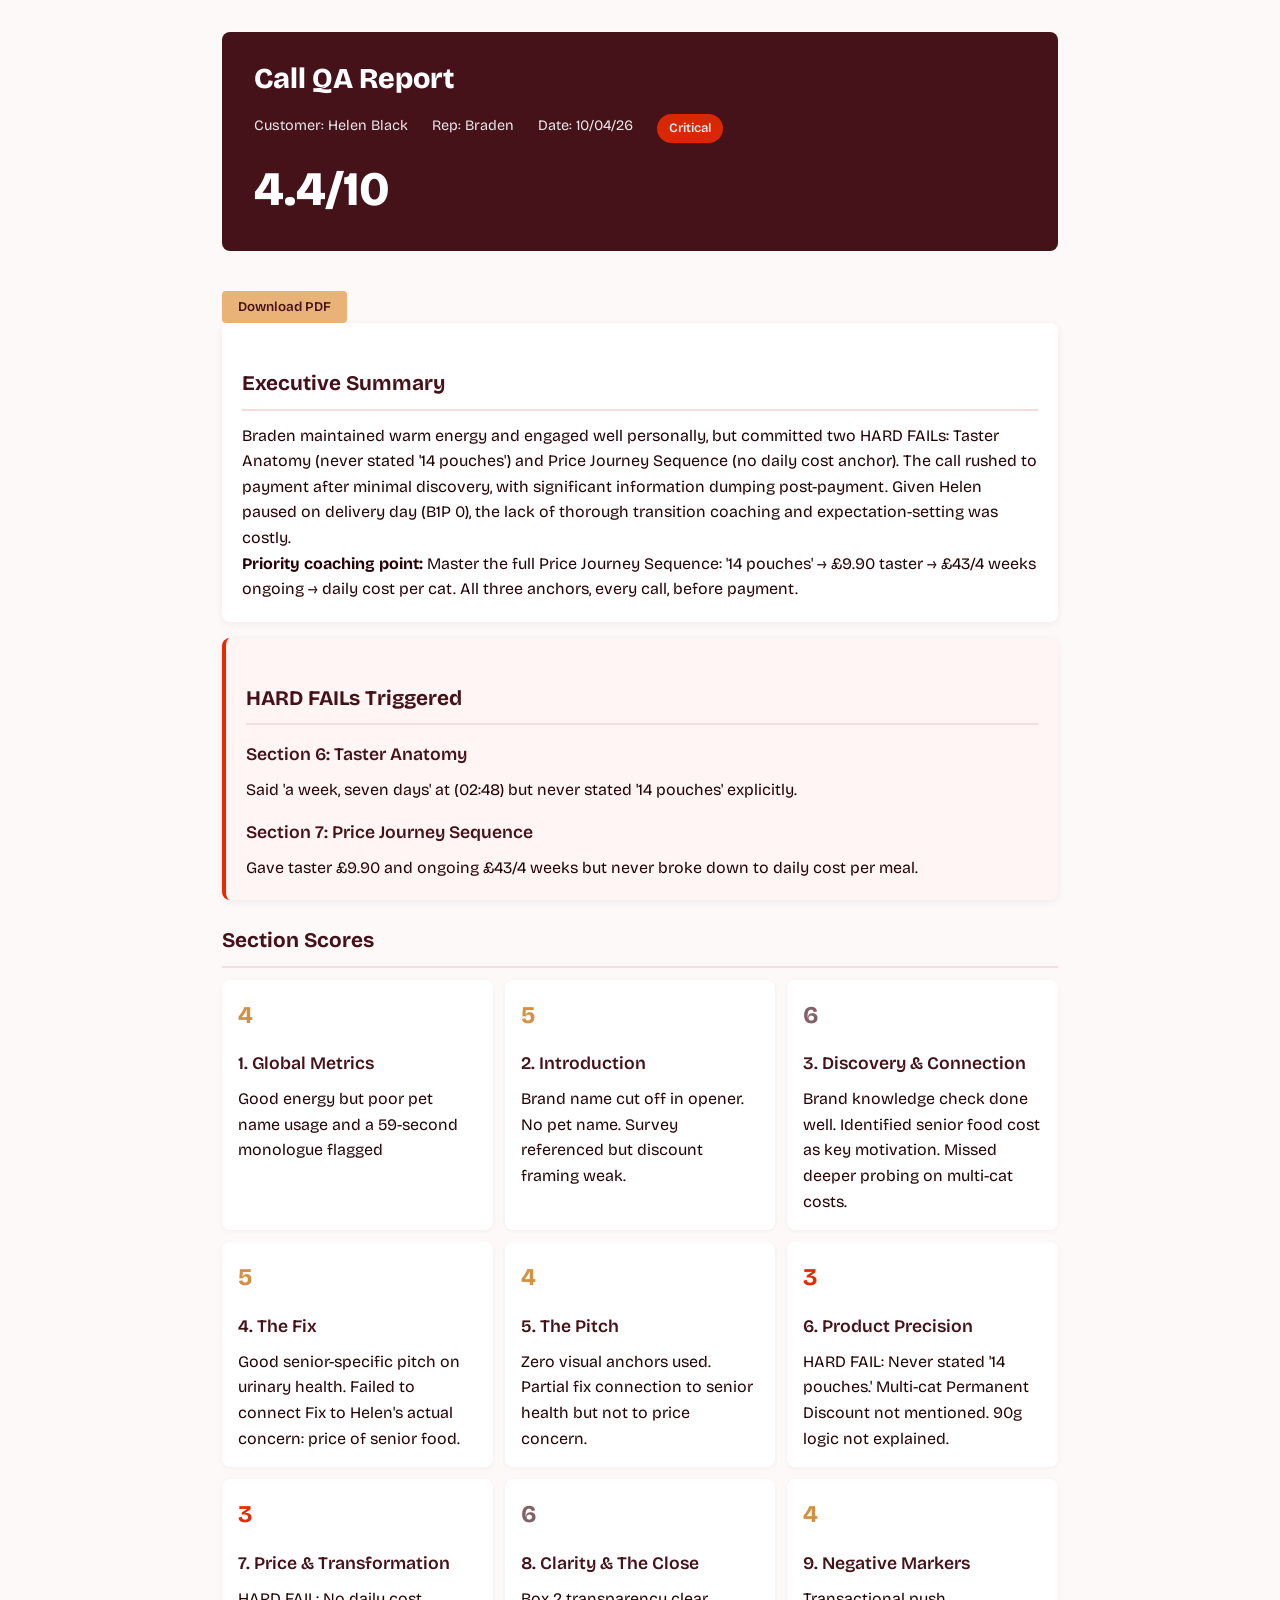
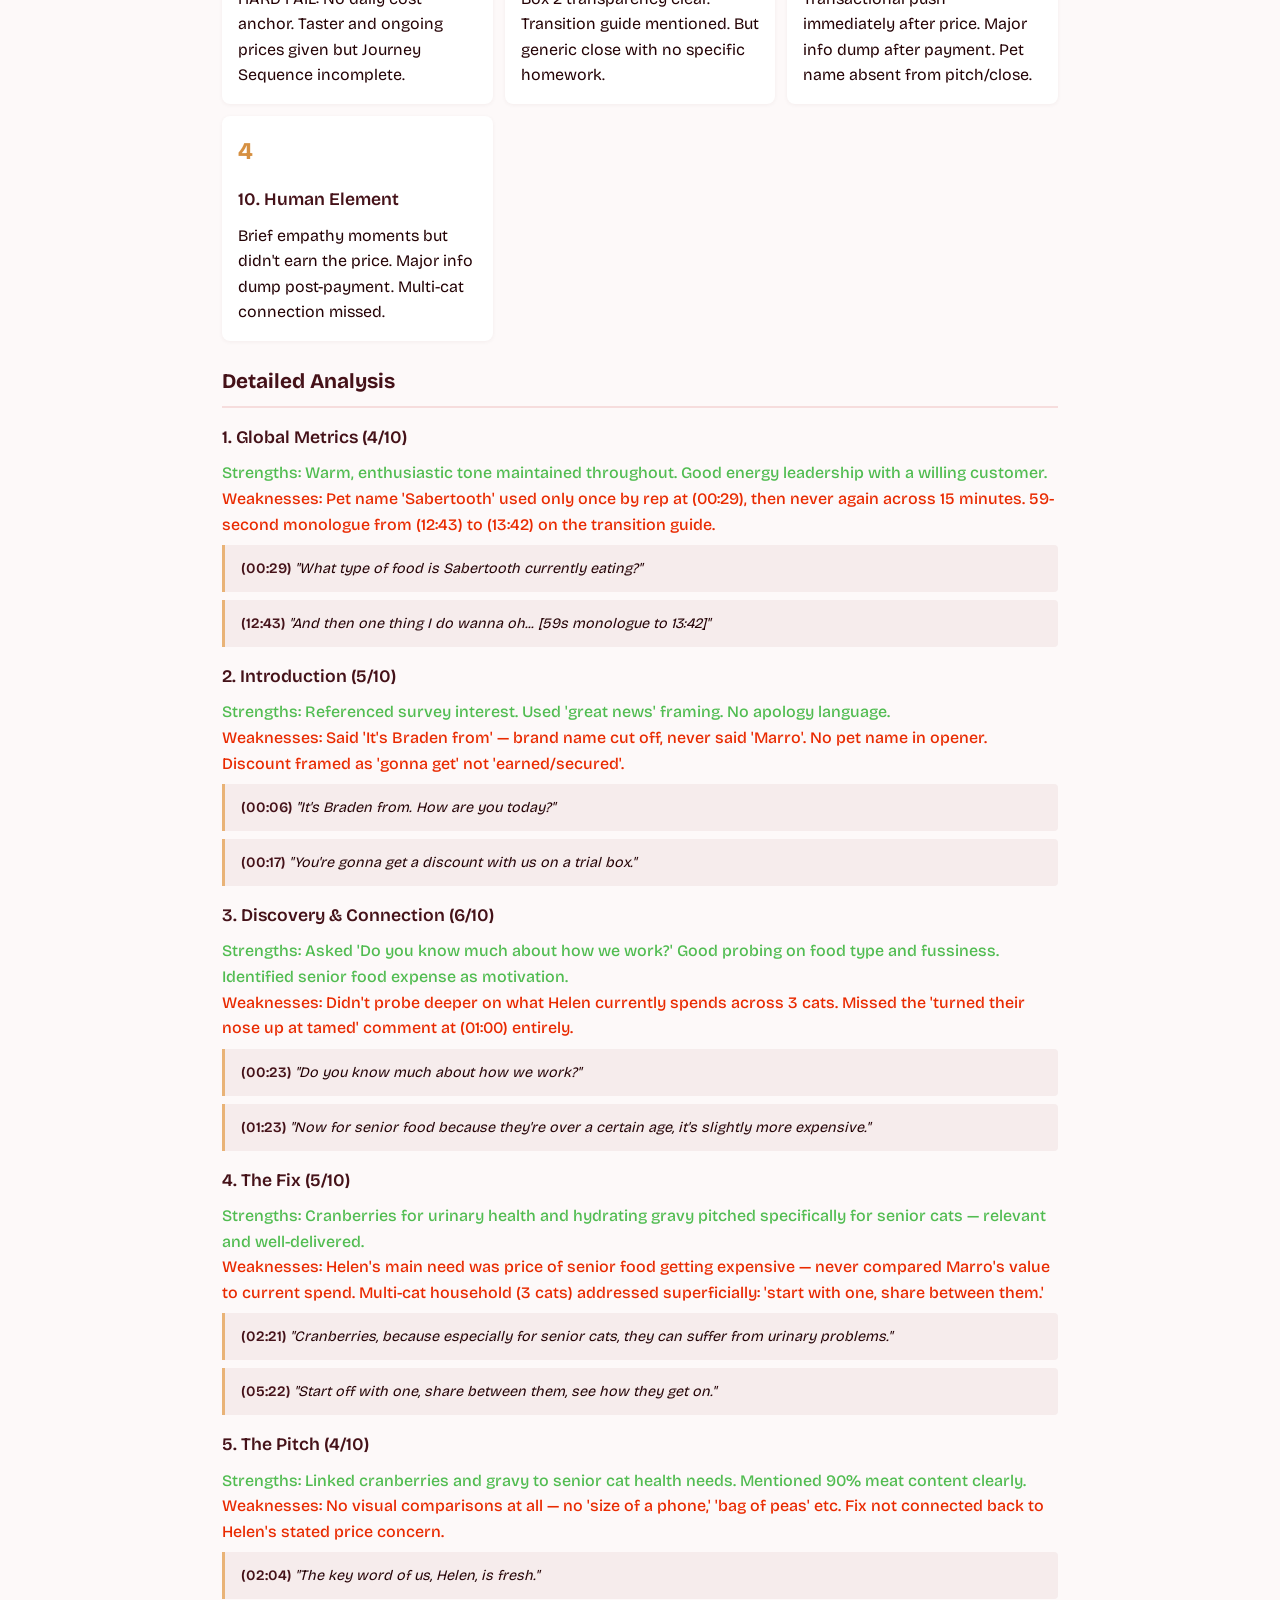
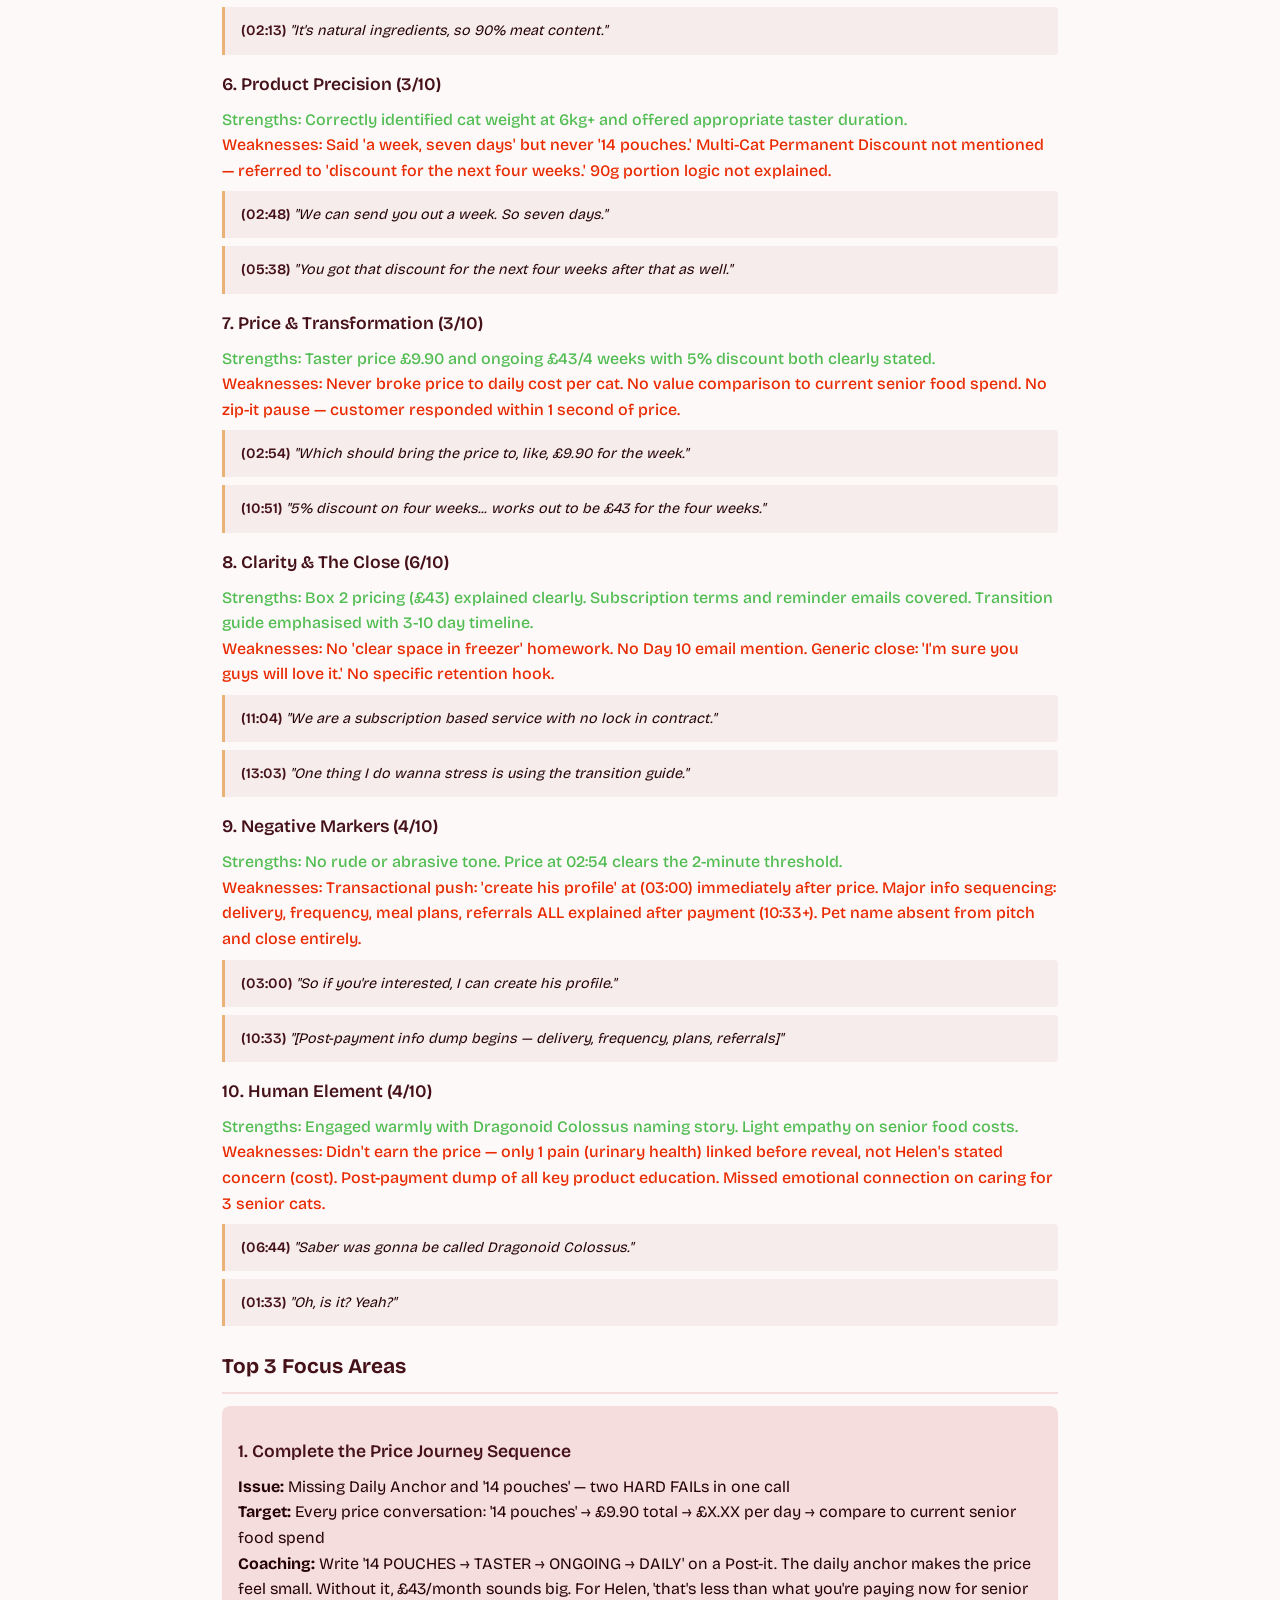
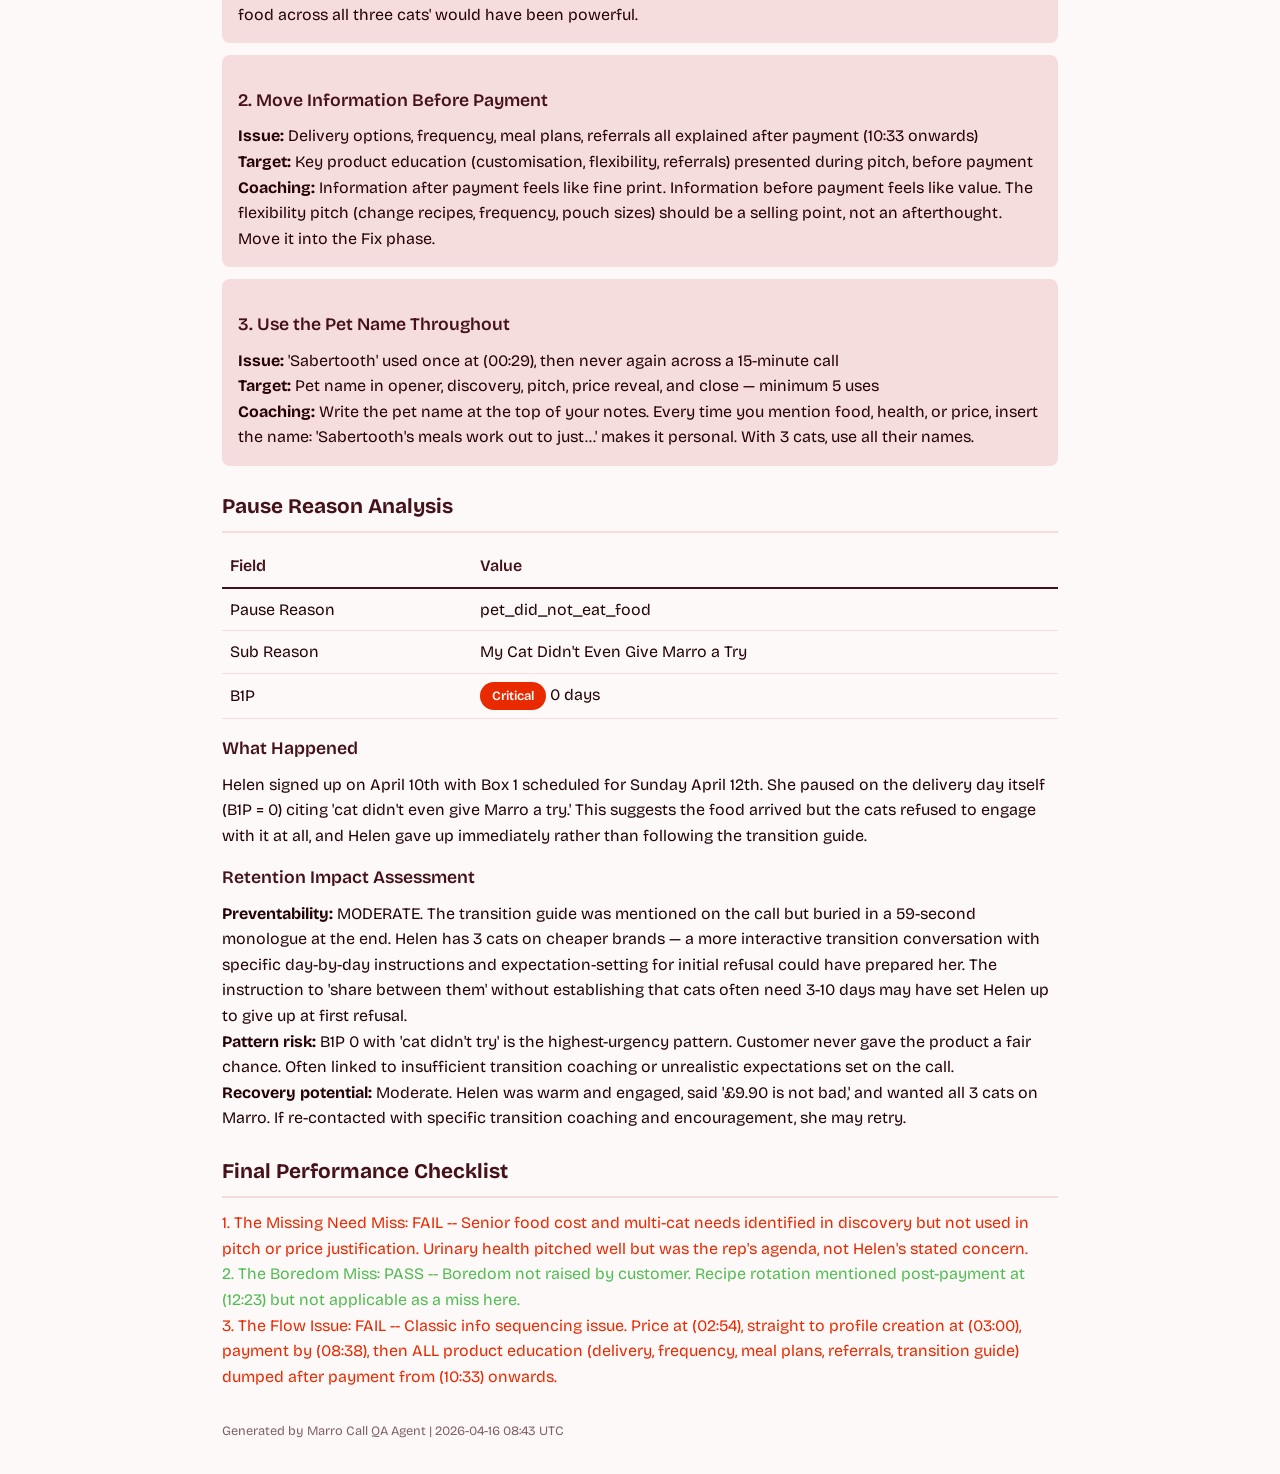
<file: data/reports/441519234229.html>
<!DOCTYPE html>
<html lang="en">
<head>
<meta charset="UTF-8"><meta name="viewport" content="width=device-width,initial-scale=1.0">
<title>QA Report - Helen Black</title>
<script type="application/json" id="qa-data">{"overall_score":4.4,"sections":[{"name":"Global Metrics","score":4},{"name":"Introduction","score":5},{"name":"Discovery & Connection","score":6},{"name":"The Fix","score":5},{"name":"The Pitch","score":4},{"name":"Product Precision","score":3},{"name":"Price & Transformation","score":3},{"name":"Clarity & The Close","score":6},{"name":"Negative Markers","score":4},{"name":"Human Element","score":4}],"hard_fails":2,"b1p_category":"Critical","checklist":{"missing_need":false,"boredom":true,"flow":false}}</script>
<link href="https://fonts.googleapis.com/css2?family=Bricolage+Grotesque:opsz,wght@12..96,200..800&display=swap" rel="stylesheet">
<style>
:root{--mr-amber:#E9B377;--mr-amber-dark:#D69042;--mr-gold:#F5A50D;--mr-burgundy:#451219;--mr-black:#240205;--mr-crimson:#96061C;--mr-blush:#F6DDDD;--mr-pink-pale:#F6ECEC;--mr-bg-light:#FDF9F9;--mr-rose-muted:#816165;--mr-success:#51BC51;--mr-error:#E92A00}
*{margin:0;padding:0;box-sizing:border-box}body{font-family:'Bricolage Grotesque',sans-serif;background:var(--mr-bg-light);color:var(--mr-black);line-height:1.6;padding:2rem;max-width:900px;margin:0 auto}
h1{color:var(--mr-burgundy);font-size:1.8rem;font-weight:800}h2{color:var(--mr-burgundy);font-size:1.3rem;font-weight:700;margin:1.5rem 0 .75rem;padding-bottom:.5rem;border-bottom:2px solid var(--mr-blush)}
h3{color:var(--mr-burgundy);font-size:1.1rem;font-weight:600;margin:1rem 0 .5rem}
.header{background:var(--mr-burgundy);color:#fff;padding:1.5rem 2rem;border-radius:8px;margin-bottom:1.5rem}.header h1{color:#fff}
.meta{display:flex;gap:1.5rem;flex-wrap:wrap;margin-top:.75rem;font-size:.9rem;opacity:.9}
.badge{display:inline-block;padding:.25rem .75rem;border-radius:999px;font-size:.8rem;font-weight:600}
.badge-critical{background:var(--mr-error);color:#fff}.badge-danger{background:var(--mr-amber-dark);color:#fff}.badge-likely{background:var(--mr-amber);color:var(--mr-burgundy)}.badge-review{background:var(--mr-rose-muted);color:#fff}
.overall-score{font-size:3rem;font-weight:800;margin-top:.5rem}
.card{background:#fff;border-radius:8px;padding:1.25rem;margin-bottom:1rem;box-shadow:0 2px 8px rgba(69,18,25,.06)}
.card-alert{border-left:4px solid var(--mr-error);background:#fff5f5}
.score-grid{display:grid;grid-template-columns:repeat(auto-fill,minmax(250px,1fr));gap:.75rem}
.score-item{background:#fff;border-radius:8px;padding:1rem;box-shadow:0 1px 4px rgba(69,18,25,.05)}
.score-num{font-size:1.5rem;font-weight:700}
.score-low{color:var(--mr-error)}.score-mid{color:var(--mr-amber-dark)}.score-ok{color:var(--mr-rose-muted)}.score-good{color:var(--mr-success)}.score-great{color:var(--mr-gold)}
.strength{color:var(--mr-success);font-weight:500}.weakness{color:var(--mr-error);font-weight:500}
.quote{background:var(--mr-pink-pale);border-left:3px solid var(--mr-amber);padding:.75rem 1rem;margin:.5rem 0;border-radius:0 4px 4px 0;font-style:italic;font-size:.9rem}
.quote .ts{font-weight:600;font-style:normal;color:var(--mr-burgundy)}
.focus{background:var(--mr-blush);border-radius:8px;padding:1rem;margin-bottom:.75rem}
.checklist-pass{color:var(--mr-success)}.checklist-fail{color:var(--mr-error)}
table{width:100%;border-collapse:collapse}th{text-align:left;font-weight:600;padding:.5rem;border-bottom:2px solid var(--mr-burgundy);color:var(--mr-burgundy)}td{padding:.5rem;border-bottom:1px solid var(--mr-blush)}
.pdf-btn{display:inline-block;margin-top:1rem;padding:.5rem 1rem;background:var(--mr-amber);color:var(--mr-burgundy);border:none;border-radius:4px;cursor:pointer;font-weight:600;font-family:inherit}
@media print{.pdf-btn{display:none}body{padding:1rem;max-width:100%}.header{break-after:avoid}}
</style>
</head>
<body>
<div class="header"><h1>Call QA Report</h1>
<div class="meta"><span>Customer: Helen Black</span><span>Rep: Braden</span><span>Date: 10/04/26</span><span class="badge badge-critical">Critical</span></div>
<div class="overall-score">4.4/10</div></div>
<button class="pdf-btn" onclick="window.print()">Download PDF</button>
<div class="card"><h2>Executive Summary</h2><p>Braden maintained warm energy and engaged well personally, but committed two HARD FAILs: Taster Anatomy (never stated &#x27;14 pouches&#x27;) and Price Journey Sequence (no daily cost anchor). The call rushed to payment after minimal discovery, with significant information dumping post-payment. Given Helen paused on delivery day (B1P 0), the lack of thorough transition coaching and expectation-setting was costly.</p><p><strong>Priority coaching point:</strong> Master the full Price Journey Sequence: &#x27;14 pouches&#x27; &#x2192; &#xA3;9.90 taster &#x2192; &#xA3;43/4 weeks ongoing &#x2192; daily cost per cat. All three anchors, every call, before payment.</p></div>
<div class="card card-alert"><h2>HARD FAILs Triggered</h2><h3>Section 6: Taster Anatomy</h3><p>Said &#x27;a week, seven days&#x27; at (02:48) but never stated &#x27;14 pouches&#x27; explicitly.</p><h3>Section 7: Price Journey Sequence</h3><p>Gave taster &#xA3;9.90 and ongoing &#xA3;43/4 weeks but never broke down to daily cost per meal.</p></div>
<h2>Section Scores</h2><div class="score-grid"><div class="score-item"><div class="score-num score-mid">4</div><h3>1. Global Metrics</h3><p>Good energy but poor pet name usage and a 59-second monologue flagged</p></div><div class="score-item"><div class="score-num score-mid">5</div><h3>2. Introduction</h3><p>Brand name cut off in opener. No pet name. Survey referenced but discount framing weak.</p></div><div class="score-item"><div class="score-num score-ok">6</div><h3>3. Discovery &amp; Connection</h3><p>Brand knowledge check done well. Identified senior food cost as key motivation. Missed deeper probing on multi-cat costs.</p></div><div class="score-item"><div class="score-num score-mid">5</div><h3>4. The Fix</h3><p>Good senior-specific pitch on urinary health. Failed to connect Fix to Helen&#x27;s actual concern: price of senior food.</p></div><div class="score-item"><div class="score-num score-mid">4</div><h3>5. The Pitch</h3><p>Zero visual anchors used. Partial fix connection to senior health but not to price concern.</p></div><div class="score-item"><div class="score-num score-low">3</div><h3>6. Product Precision</h3><p>HARD FAIL: Never stated &#x27;14 pouches.&#x27; Multi-cat Permanent Discount not mentioned. 90g logic not explained.</p></div><div class="score-item"><div class="score-num score-low">3</div><h3>7. Price &amp; Transformation</h3><p>HARD FAIL: No daily cost anchor. Taster and ongoing prices given but Journey Sequence incomplete.</p></div><div class="score-item"><div class="score-num score-ok">6</div><h3>8. Clarity &amp; The Close</h3><p>Box 2 transparency clear. Transition guide mentioned. But generic close with no specific homework.</p></div><div class="score-item"><div class="score-num score-mid">4</div><h3>9. Negative Markers</h3><p>Transactional push immediately after price. Major info dump after payment. Pet name absent from pitch/close.</p></div><div class="score-item"><div class="score-num score-mid">4</div><h3>10. Human Element</h3><p>Brief empathy moments but didn&#x27;t earn the price. Major info dump post-payment. Multi-cat connection missed.</p></div></div>
<h2>Detailed Analysis</h2><h3>1. Global Metrics (4/10)</h3><p class="strength">Strengths: Warm, enthusiastic tone maintained throughout. Good energy leadership with a willing customer.</p><p class="weakness">Weaknesses: Pet name &#x27;Sabertooth&#x27; used only once by rep at (00:29), then never again across 15 minutes. 59-second monologue from (12:43) to (13:42) on the transition guide.</p><div class="quote"><span class="ts">(00:29)</span> "What type of food is Sabertooth currently eating?"</div><div class="quote"><span class="ts">(12:43)</span> "And then one thing I do wanna oh... [59s monologue to 13:42]"</div><h3>2. Introduction (5/10)</h3><p class="strength">Strengths: Referenced survey interest. Used &#x27;great news&#x27; framing. No apology language.</p><p class="weakness">Weaknesses: Said &#x27;It&#x27;s Braden from&#x27; &#x2014; brand name cut off, never said &#x27;Marro&#x27;. No pet name in opener. Discount framed as &#x27;gonna get&#x27; not &#x27;earned/secured&#x27;.</p><div class="quote"><span class="ts">(00:06)</span> "It&#x27;s Braden from. How are you today?"</div><div class="quote"><span class="ts">(00:17)</span> "You&#x27;re gonna get a discount with us on a trial box."</div><h3>3. Discovery &amp; Connection (6/10)</h3><p class="strength">Strengths: Asked &#x27;Do you know much about how we work?&#x27; Good probing on food type and fussiness. Identified senior food expense as motivation.</p><p class="weakness">Weaknesses: Didn&#x27;t probe deeper on what Helen currently spends across 3 cats. Missed the &#x27;turned their nose up at tamed&#x27; comment at (01:00) entirely.</p><div class="quote"><span class="ts">(00:23)</span> "Do you know much about how we work?"</div><div class="quote"><span class="ts">(01:23)</span> "Now for senior food because they&#x27;re over a certain age, it&#x27;s slightly more expensive."</div><h3>4. The Fix (5/10)</h3><p class="strength">Strengths: Cranberries for urinary health and hydrating gravy pitched specifically for senior cats &#x2014; relevant and well-delivered.</p><p class="weakness">Weaknesses: Helen&#x27;s main need was price of senior food getting expensive &#x2014; never compared Marro&#x27;s value to current spend. Multi-cat household (3 cats) addressed superficially: &#x27;start with one, share between them.&#x27;</p><div class="quote"><span class="ts">(02:21)</span> "Cranberries, because especially for senior cats, they can suffer from urinary problems."</div><div class="quote"><span class="ts">(05:22)</span> "Start off with one, share between them, see how they get on."</div><h3>5. The Pitch (4/10)</h3><p class="strength">Strengths: Linked cranberries and gravy to senior cat health needs. Mentioned 90% meat content clearly.</p><p class="weakness">Weaknesses: No visual comparisons at all &#x2014; no &#x27;size of a phone,&#x27; &#x27;bag of peas&#x27; etc. Fix not connected back to Helen&#x27;s stated price concern.</p><div class="quote"><span class="ts">(02:04)</span> "The key word of us, Helen, is fresh."</div><div class="quote"><span class="ts">(02:13)</span> "It&#x27;s natural ingredients, so 90% meat content."</div><h3>6. Product Precision (3/10)</h3><p class="strength">Strengths: Correctly identified cat weight at 6kg+ and offered appropriate taster duration.</p><p class="weakness">Weaknesses: Said &#x27;a week, seven days&#x27; but never &#x27;14 pouches.&#x27; Multi-Cat Permanent Discount not mentioned &#x2014; referred to &#x27;discount for the next four weeks.&#x27; 90g portion logic not explained.</p><div class="quote"><span class="ts">(02:48)</span> "We can send you out a week. So seven days."</div><div class="quote"><span class="ts">(05:38)</span> "You got that discount for the next four weeks after that as well."</div><h3>7. Price &amp; Transformation (3/10)</h3><p class="strength">Strengths: Taster price &#xA3;9.90 and ongoing &#xA3;43/4 weeks with 5% discount both clearly stated.</p><p class="weakness">Weaknesses: Never broke price to daily cost per cat. No value comparison to current senior food spend. No zip-it pause &#x2014; customer responded within 1 second of price.</p><div class="quote"><span class="ts">(02:54)</span> "Which should bring the price to, like, &#xA3;9.90 for the week."</div><div class="quote"><span class="ts">(10:51)</span> "5% discount on four weeks... works out to be &#xA3;43 for the four weeks."</div><h3>8. Clarity &amp; The Close (6/10)</h3><p class="strength">Strengths: Box 2 pricing (&#xA3;43) explained clearly. Subscription terms and reminder emails covered. Transition guide emphasised with 3-10 day timeline.</p><p class="weakness">Weaknesses: No &#x27;clear space in freezer&#x27; homework. No Day 10 email mention. Generic close: &#x27;I&#x27;m sure you guys will love it.&#x27; No specific retention hook.</p><div class="quote"><span class="ts">(11:04)</span> "We are a subscription based service with no lock in contract."</div><div class="quote"><span class="ts">(13:03)</span> "One thing I do wanna stress is using the transition guide."</div><h3>9. Negative Markers (4/10)</h3><p class="strength">Strengths: No rude or abrasive tone. Price at 02:54 clears the 2-minute threshold.</p><p class="weakness">Weaknesses: Transactional push: &#x27;create his profile&#x27; at (03:00) immediately after price. Major info sequencing: delivery, frequency, meal plans, referrals ALL explained after payment (10:33+). Pet name absent from pitch and close entirely.</p><div class="quote"><span class="ts">(03:00)</span> "So if you&#x27;re interested, I can create his profile."</div><div class="quote"><span class="ts">(10:33)</span> "[Post-payment info dump begins &#x2014; delivery, frequency, plans, referrals]"</div><h3>10. Human Element (4/10)</h3><p class="strength">Strengths: Engaged warmly with Dragonoid Colossus naming story. Light empathy on senior food costs.</p><p class="weakness">Weaknesses: Didn&#x27;t earn the price &#x2014; only 1 pain (urinary health) linked before reveal, not Helen&#x27;s stated concern (cost). Post-payment dump of all key product education. Missed emotional connection on caring for 3 senior cats.</p><div class="quote"><span class="ts">(06:44)</span> "Saber was gonna be called Dragonoid Colossus."</div><div class="quote"><span class="ts">(01:33)</span> "Oh, is it? Yeah?"</div>
<h2>Top 3 Focus Areas</h2><div class="focus"><h3>1. Complete the Price Journey Sequence</h3><p><strong>Issue:</strong> Missing Daily Anchor and &#x27;14 pouches&#x27; &#x2014; two HARD FAILs in one call</p><p><strong>Target:</strong> Every price conversation: &#x27;14 pouches&#x27; &#x2192; &#xA3;9.90 total &#x2192; &#xA3;X.XX per day &#x2192; compare to current senior food spend</p><p><strong>Coaching:</strong> Write &#x27;14 POUCHES &#x2192; TASTER &#x2192; ONGOING &#x2192; DAILY&#x27; on a Post-it. The daily anchor makes the price feel small. Without it, &#xA3;43/month sounds big. For Helen, &#x27;that&#x27;s less than what you&#x27;re paying now for senior food across all three cats&#x27; would have been powerful.</p></div><div class="focus"><h3>2. Move Information Before Payment</h3><p><strong>Issue:</strong> Delivery options, frequency, meal plans, referrals all explained after payment (10:33 onwards)</p><p><strong>Target:</strong> Key product education (customisation, flexibility, referrals) presented during pitch, before payment</p><p><strong>Coaching:</strong> Information after payment feels like fine print. Information before payment feels like value. The flexibility pitch (change recipes, frequency, pouch sizes) should be a selling point, not an afterthought. Move it into the Fix phase.</p></div><div class="focus"><h3>3. Use the Pet Name Throughout</h3><p><strong>Issue:</strong> &#x27;Sabertooth&#x27; used once at (00:29), then never again across a 15-minute call</p><p><strong>Target:</strong> Pet name in opener, discovery, pitch, price reveal, and close &#x2014; minimum 5 uses</p><p><strong>Coaching:</strong> Write the pet name at the top of your notes. Every time you mention food, health, or price, insert the name: &#x27;Sabertooth&#x27;s meals work out to just...&#x27; makes it personal. With 3 cats, use all their names.</p></div>
<h2>Pause Reason Analysis</h2><table><tr><th>Field</th><th>Value</th></tr>
    <tr><td>Pause Reason</td><td>pet_did_not_eat_food</td></tr>
    <tr><td>Sub Reason</td><td>My Cat Didn&#x27;t Even Give Marro a Try</td></tr>
    <tr><td>B1P</td><td><span class="badge badge-critical">Critical</span> 0 days</td></tr></table>
    <h3>What Happened</h3><p>Helen signed up on April 10th with Box 1 scheduled for Sunday April 12th. She paused on the delivery day itself (B1P = 0) citing &#x27;cat didn&#x27;t even give Marro a try.&#x27; This suggests the food arrived but the cats refused to engage with it at all, and Helen gave up immediately rather than following the transition guide.</p>
    <h3>Retention Impact Assessment</h3>
    <p><strong>Preventability:</strong> MODERATE. The transition guide was mentioned on the call but buried in a 59-second monologue at the end. Helen has 3 cats on cheaper brands &#x2014; a more interactive transition conversation with specific day-by-day instructions and expectation-setting for initial refusal could have prepared her. The instruction to &#x27;share between them&#x27; without establishing that cats often need 3-10 days may have set Helen up to give up at first refusal.</p>
    <p><strong>Pattern risk:</strong> B1P 0 with &#x27;cat didn&#x27;t try&#x27; is the highest-urgency pattern. Customer never gave the product a fair chance. Often linked to insufficient transition coaching or unrealistic expectations set on the call.</p>
    <p><strong>Recovery potential:</strong> Moderate. Helen was warm and engaged, said &#x27;&#xA3;9.90 is not bad,&#x27; and wanted all 3 cats on Marro. If re-contacted with specific transition coaching and encouragement, she may retry.</p>
<h2>Final Performance Checklist</h2><p class="checklist-fail">1. The Missing Need Miss: FAIL -- Senior food cost and multi-cat needs identified in discovery but not used in pitch or price justification. Urinary health pitched well but was the rep&#x27;s agenda, not Helen&#x27;s stated concern.</p><p class="checklist-pass">2. The Boredom Miss: PASS -- Boredom not raised by customer. Recipe rotation mentioned post-payment at (12:23) but not applicable as a miss here.</p><p class="checklist-fail">3. The Flow Issue: FAIL -- Classic info sequencing issue. Price at (02:54), straight to profile creation at (03:00), payment by (08:38), then ALL product education (delivery, frequency, meal plans, referrals, transition guide) dumped after payment from (10:33) onwards.</p>
<p style="margin-top:2rem;font-size:.8rem;color:var(--mr-rose-muted)">Generated by Marro Call QA Agent | 2026-04-16 08:43 UTC</p>
</body></html>
</file>
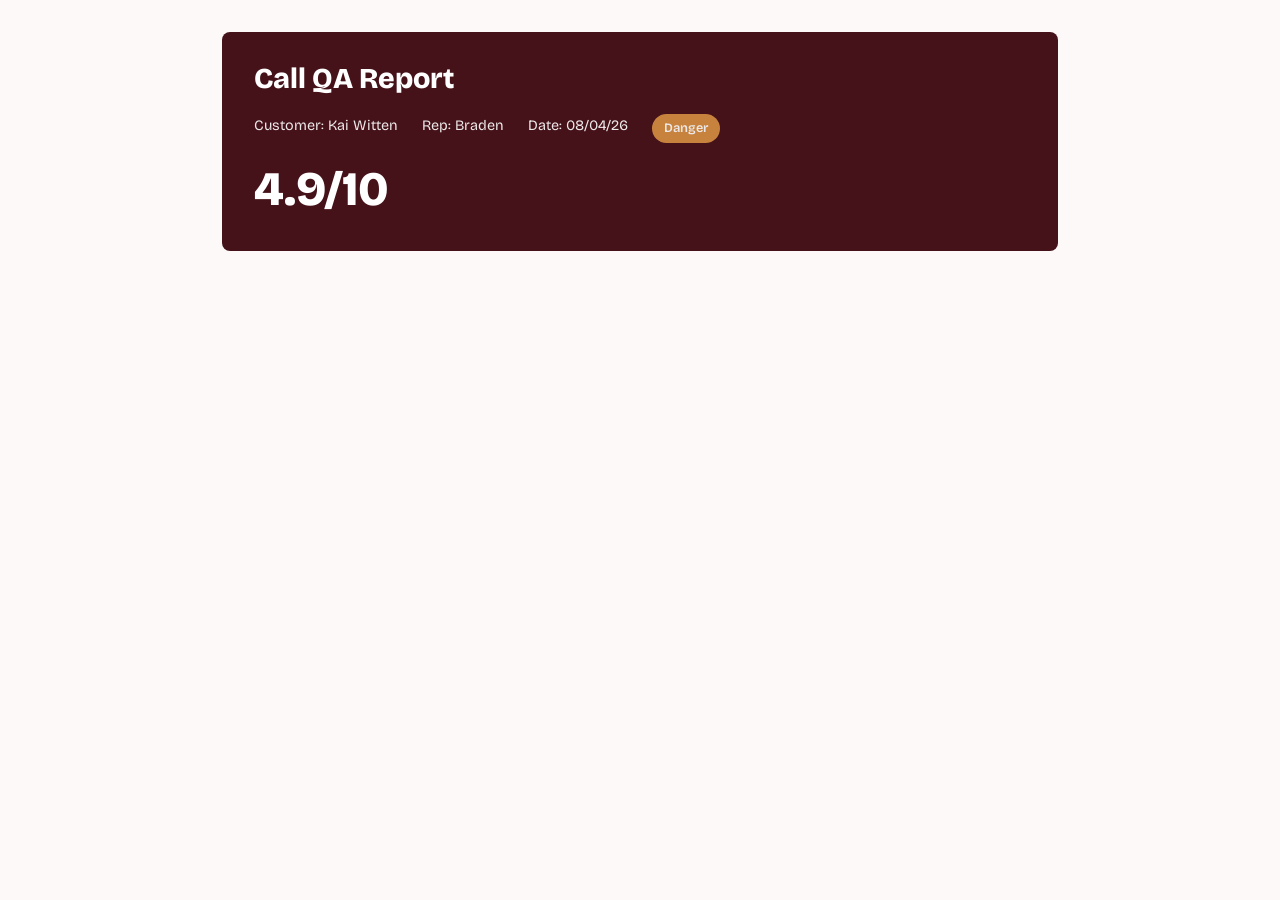
<file: data/reports/447538240818.html>
<!DOCTYPE html>
<html lang="en">
<head>
<meta charset="UTF-8"><meta name="viewport" content="width=device-width,initial-scale=1.0">
<title>QA Report - Kai Witten</title>
<script type="application/json" id="qa-data">{"overall_score":4.9,"sections":[{"name":"Global Metrics","score":6},{"name":"The Introduction","score":7},{"name":"Discovery & Connection","score":6},{"name":"The Fix","score":5},{"name":"The Pitch","score":4},{"name":"Product Precision","score":3},{"name":"Price & Transformation","score":4},{"name":"Clarity & Close","score":7},{"name":"Negative Markers","score":3},{"name":"Human Element","score":4}],"hard_fails":1,"b1p_category":"Danger","checklist":{"missing_need":false,"boredom":true,"flow":false}}</script>
<link href="https://fonts.googleapis.com/css2?family=Bricolage+Grotesque:opsz,wght@12..96,200..800&display=swap" rel="stylesheet">
<style>
:root{--mr-amber:#E9B377;--mr-amber-dark:#D69042;--mr-gold:#F5A50D;--mr-burgundy:#451219;--mr-black:#240205;--mr-crimson:#96061C;--mr-blush:#F6DDDD;--mr-pink-pale:#F6ECEC;--mr-bg-light:#FDF9F9;--mr-rose-muted:#816165;--mr-success:#51BC51;--mr-error:#E92A00}
*{margin:0;padding:0;box-sizing:border-box}body{font-family:'Bricolage Grotesque',sans-serif;background:var(--mr-bg-light);color:var(--mr-black);line-height:1.6;padding:2rem;max-width:900px;margin:0 auto}
h1{color:var(--mr-burgundy);font-size:1.8rem;font-weight:800}h2{color:var(--mr-burgundy);font-size:1.3rem;font-weight:700;margin:1.5rem 0 .75rem;padding-bottom:.5rem;border-bottom:2px solid var(--mr-blush)}
h3{color:var(--mr-burgundy);font-size:1.1rem;font-weight:600;margin:1rem 0 .5rem}
.header{background:var(--mr-burgundy);color:#fff;padding:1.5rem 2rem;border-radius:8px;margin-bottom:1.5rem}.header h1{color:#fff}
.meta{display:flex;gap:1.5rem;flex-wrap:wrap;margin-top:.75rem;font-size:.9rem;opacity:.9}
.badge{display:inline-block;padding:.25rem .75rem;border-radius:999px;font-size:.8rem;font-weight:600}
.badge-critical{background:var(--mr-error);color:#fff}.badge-danger{background:var(--mr-amber-dark);color:#fff}.badge-likely{background:var(--mr-amber);color:var(--mr-burgundy)}.badge-review{background:var(--mr-rose-muted);color:#fff}
.overall-score{font-size:3rem;font-weight:800;margin-top:.5rem}
.card{background:#fff;border-radius:8px;padding:1.25rem;margin-bottom:1rem;box-shadow:0 2px 8px rgba(69,18,25,.06)}
.card-alert{border-left:4px solid var(--mr-error);background:#fff5f5}
.score-grid{display:grid;grid-template-columns:repeat(auto-fill,minmax(250px,1fr));gap:.75rem}
.score-item{background:#fff;border-radius:8px;padding:1rem;box-shadow:0 1px 4px rgba(69,18,25,.05)}
.score-num{font-size:1.5rem;font-weight:700}
.score-low{color:var(--mr-error)}.score-mid{color:var(--mr-amber-dark)}.score-ok{color:var(--mr-rose-muted)}.score-good{color:var(--mr-success)}.score-great{color:var(--mr-gold)}
.strength{color:var(--mr-success);font-weight:500}.weakness{color:var(--mr-error);font-weight:500}
.quote{background:var(--mr-pink-pale);border-left:3px solid var(--mr-amber);padding:.75rem 1rem;margin:.5rem 0;border-radius:0 4px 4px 0;font-style:italic;font-size:.9rem}
.quote .ts{font-weight:600;font-style:normal;color:var(--mr-burgundy)}
.focus{background:var(--mr-blush);border-radius:8px;padding:1rem;margin-bottom:.75rem}
.checklist-pass{color:var(--mr-success)}.checklist-fail{color:var(--mr-error)}
table{width:100%;border-collapse:collapse}th{text-align:left;font-weight:600;padding:.5rem;border-bottom:2px solid var(--mr-burgundy);color:var(--mr-burgundy)}td{padding:.5rem;border-bottom:1px solid var(--mr-blush)}
.pdf-btn{display:inline-block;margin-top:1rem;padding:.5rem 1rem;background:var(--mr-amber);color:var(--mr-burgundy);border:none;border-radius:4px;cursor:pointer;font-weight:600;font-family:inherit}
@media print{.pdf-btn{display:none}body{padding:1rem;max-width:100%}.header{break-after:avoid}}
</style>
</head>
<body>
<div class="header"><h1>Call QA Report</h1>
<div class="meta"><span>Customer: Kai Witten</span><span>Rep: Braden</span><span>Date: 08/04/26</span><span class="badge badge-danger">Danger</span></div>
<div class="overall-score">4.9/10</div></div>
</file>
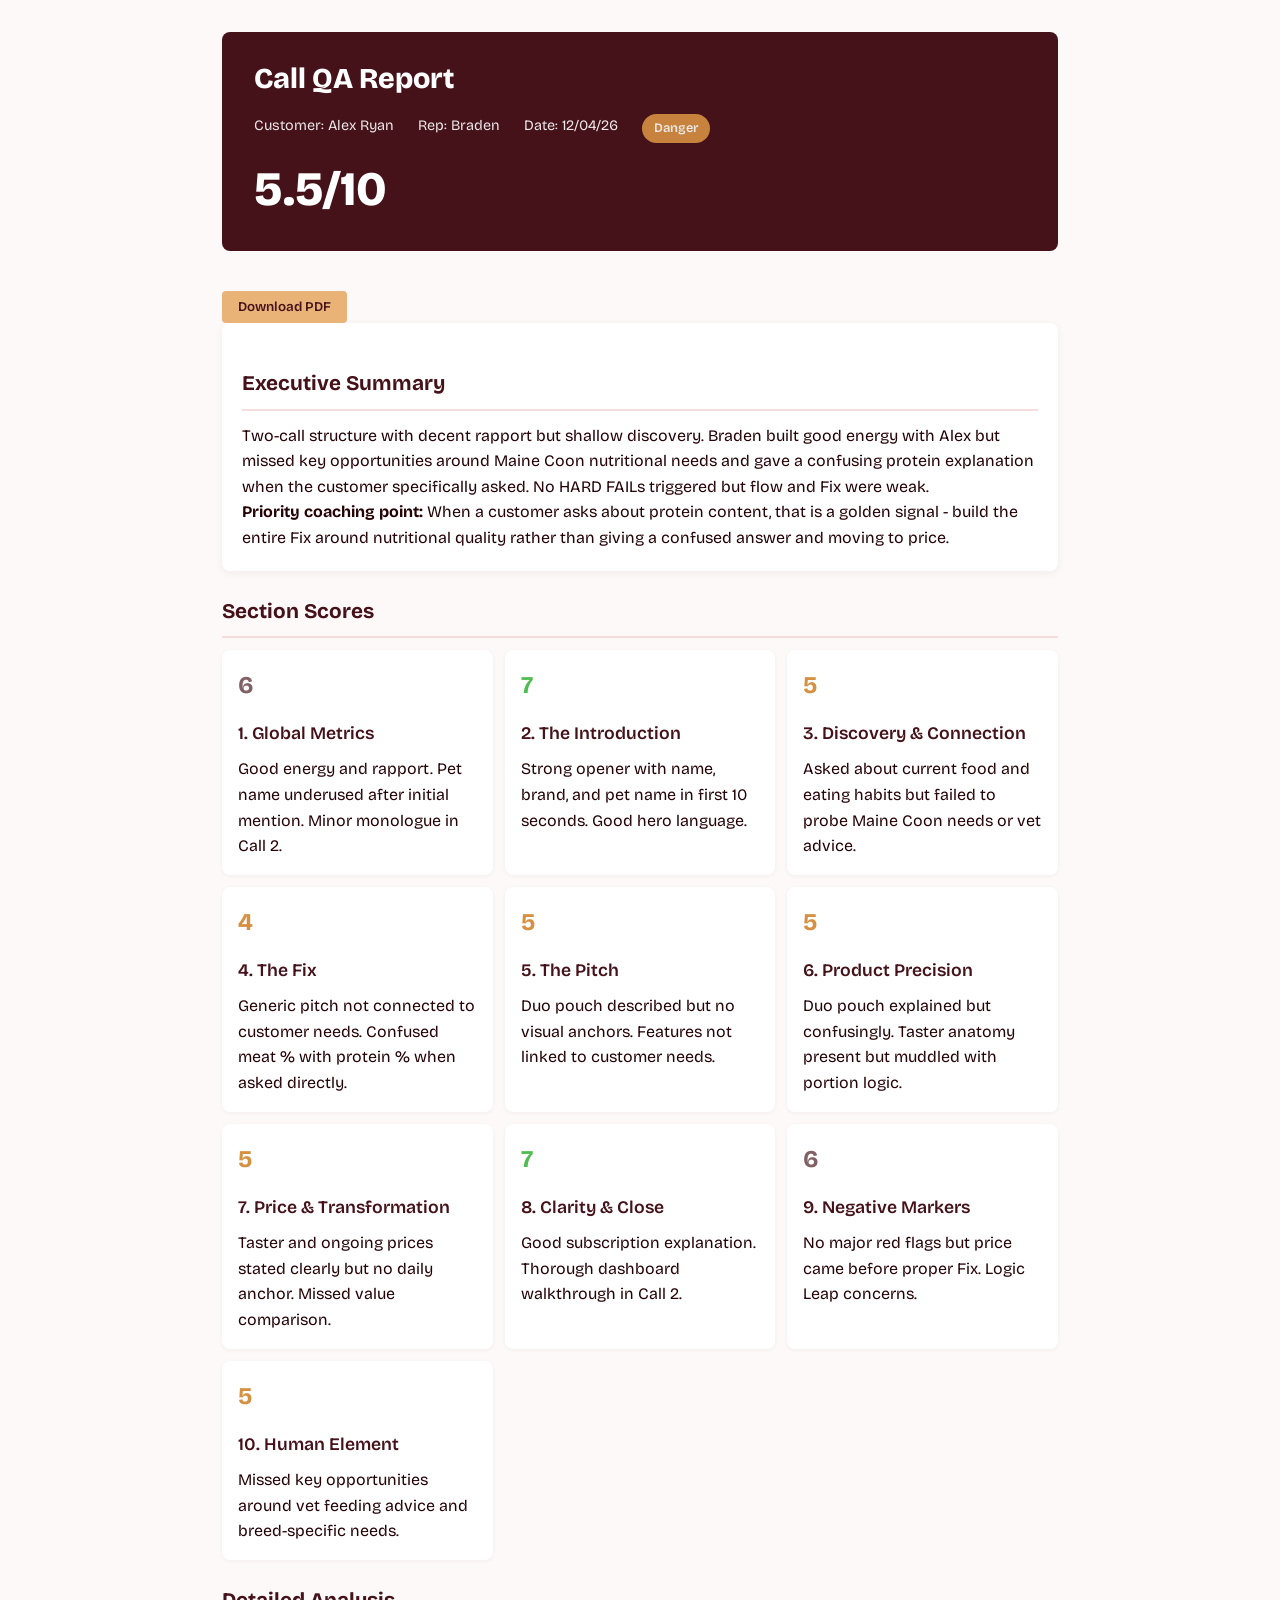
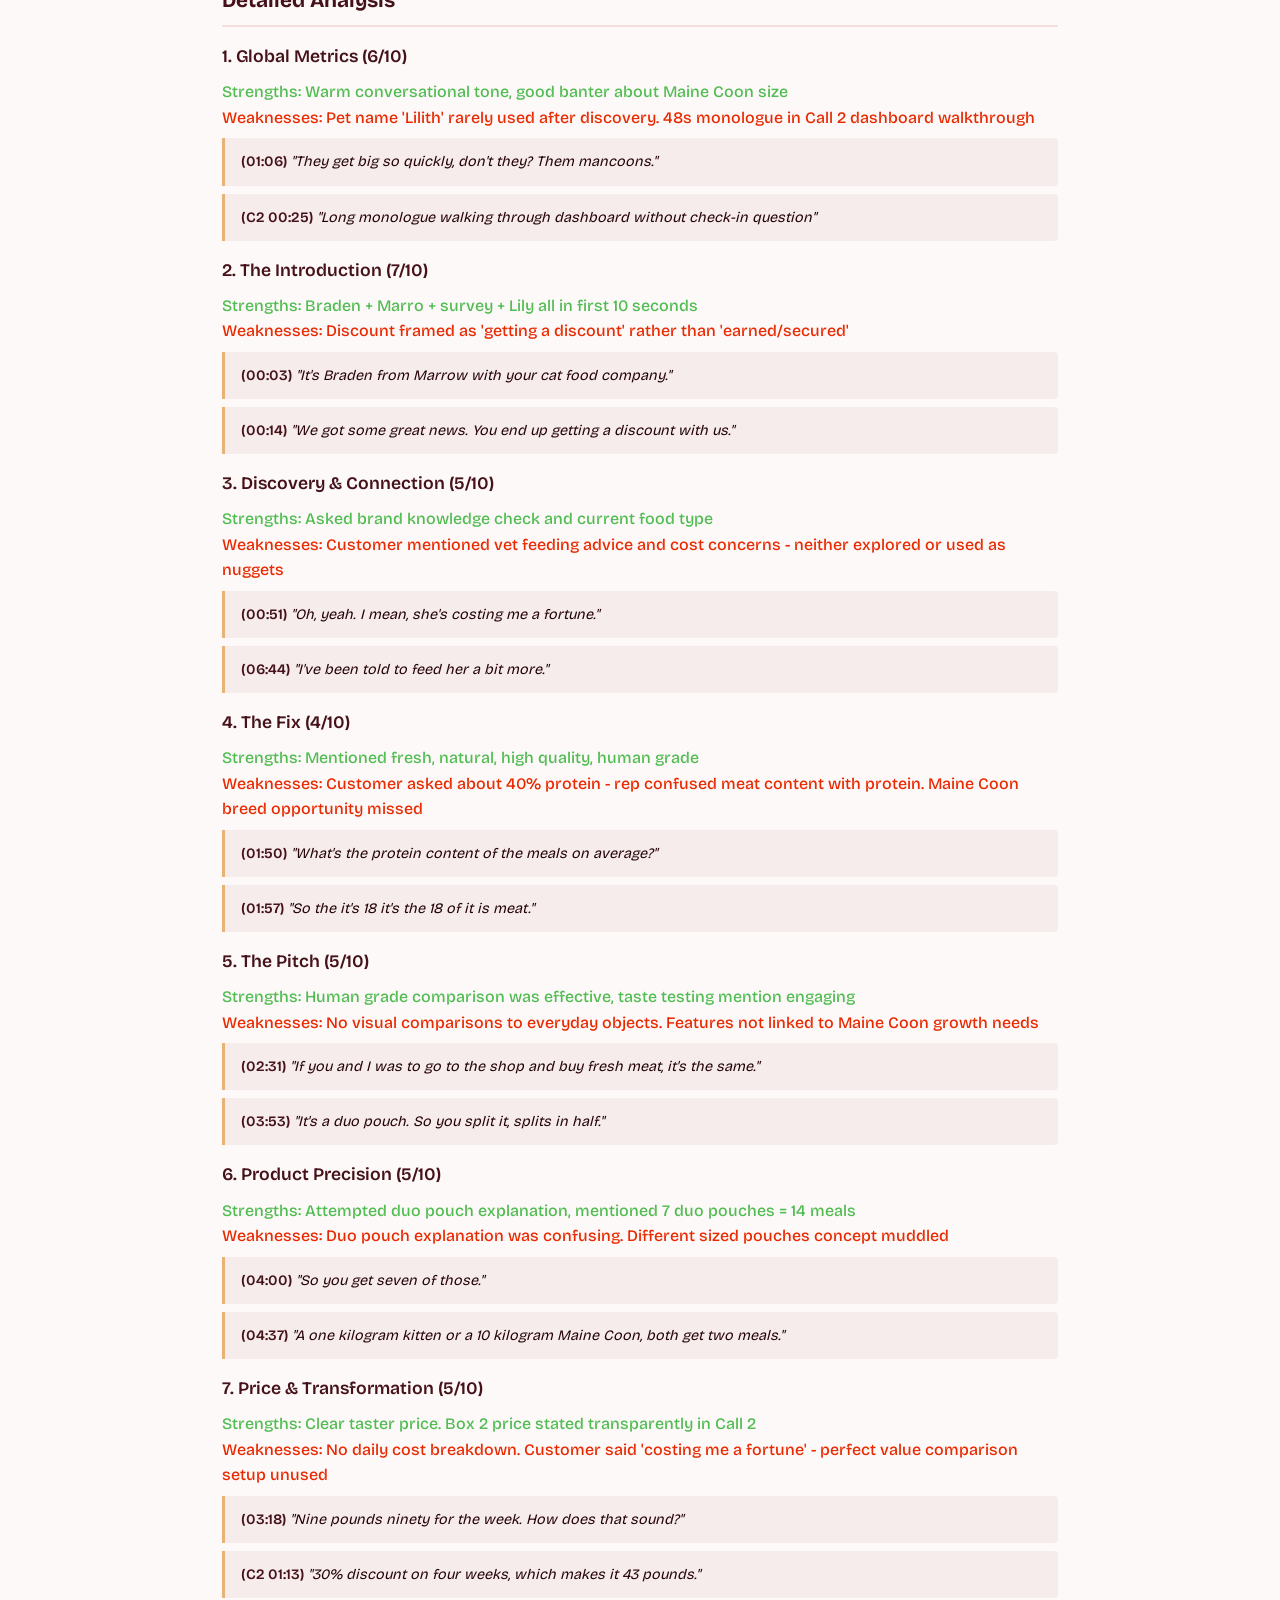
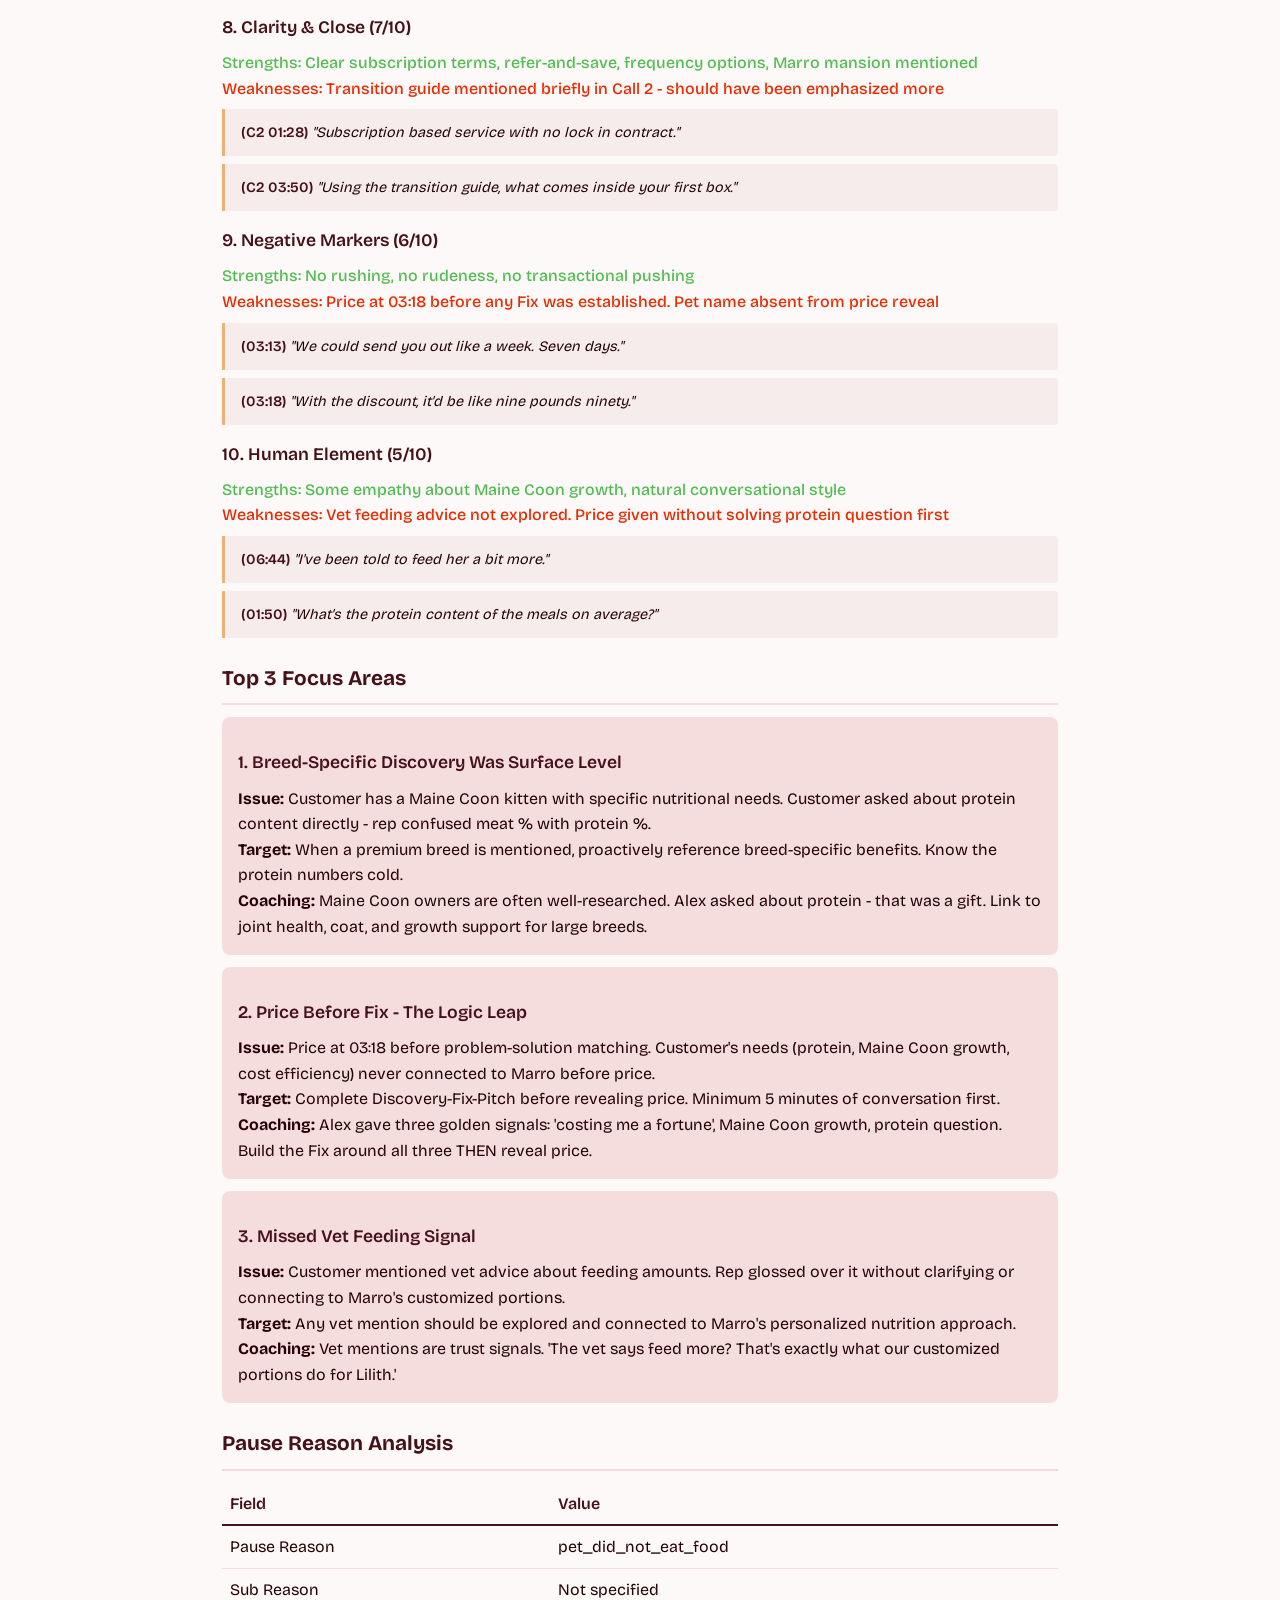
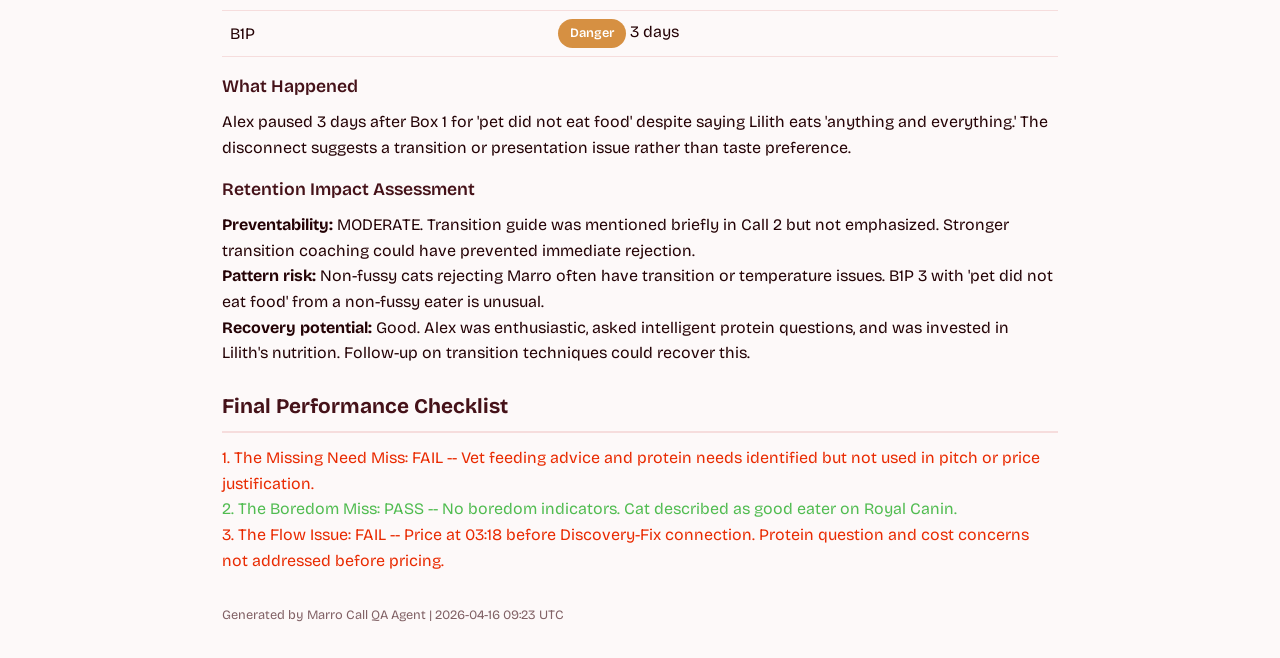
<file: data/reports/447708155586.html>
<!DOCTYPE html>
<html lang="en">
<head>
<meta charset="UTF-8"><meta name="viewport" content="width=device-width,initial-scale=1.0">
<title>QA Report - Alex Ryan</title>
<script type="application/json" id="qa-data">{"overall_score":5.5,"sections":[{"name":"Global Metrics","score":6},{"name":"The Introduction","score":7},{"name":"Discovery & Connection","score":5},{"name":"The Fix","score":4},{"name":"The Pitch","score":5},{"name":"Product Precision","score":5},{"name":"Price & Transformation","score":5},{"name":"Clarity & Close","score":7},{"name":"Negative Markers","score":6},{"name":"Human Element","score":5}],"hard_fails":0,"b1p_category":"Danger","checklist":{"missing_need":false,"boredom":true,"flow":false}}</script>
<link href="https://fonts.googleapis.com/css2?family=Bricolage+Grotesque:opsz,wght@12..96,200..800&display=swap" rel="stylesheet">
<style>
:root{--mr-amber:#E9B377;--mr-amber-dark:#D69042;--mr-gold:#F5A50D;--mr-burgundy:#451219;--mr-black:#240205;--mr-crimson:#96061C;--mr-blush:#F6DDDD;--mr-pink-pale:#F6ECEC;--mr-bg-light:#FDF9F9;--mr-rose-muted:#816165;--mr-success:#51BC51;--mr-error:#E92A00}
*{margin:0;padding:0;box-sizing:border-box}body{font-family:'Bricolage Grotesque',sans-serif;background:var(--mr-bg-light);color:var(--mr-black);line-height:1.6;padding:2rem;max-width:900px;margin:0 auto}
h1{color:var(--mr-burgundy);font-size:1.8rem;font-weight:800}h2{color:var(--mr-burgundy);font-size:1.3rem;font-weight:700;margin:1.5rem 0 .75rem;padding-bottom:.5rem;border-bottom:2px solid var(--mr-blush)}
h3{color:var(--mr-burgundy);font-size:1.1rem;font-weight:600;margin:1rem 0 .5rem}
.header{background:var(--mr-burgundy);color:#fff;padding:1.5rem 2rem;border-radius:8px;margin-bottom:1.5rem}.header h1{color:#fff}
.meta{display:flex;gap:1.5rem;flex-wrap:wrap;margin-top:.75rem;font-size:.9rem;opacity:.9}
.badge{display:inline-block;padding:.25rem .75rem;border-radius:999px;font-size:.8rem;font-weight:600}
.badge-critical{background:var(--mr-error);color:#fff}.badge-danger{background:var(--mr-amber-dark);color:#fff}.badge-likely{background:var(--mr-amber);color:var(--mr-burgundy)}.badge-review{background:var(--mr-rose-muted);color:#fff}
.overall-score{font-size:3rem;font-weight:800;margin-top:.5rem}
.card{background:#fff;border-radius:8px;padding:1.25rem;margin-bottom:1rem;box-shadow:0 2px 8px rgba(69,18,25,.06)}
.card-alert{border-left:4px solid var(--mr-error);background:#fff5f5}
.score-grid{display:grid;grid-template-columns:repeat(auto-fill,minmax(250px,1fr));gap:.75rem}
.score-item{background:#fff;border-radius:8px;padding:1rem;box-shadow:0 1px 4px rgba(69,18,25,.05)}
.score-num{font-size:1.5rem;font-weight:700}
.score-low{color:var(--mr-error)}.score-mid{color:var(--mr-amber-dark)}.score-ok{color:var(--mr-rose-muted)}.score-good{color:var(--mr-success)}.score-great{color:var(--mr-gold)}
.strength{color:var(--mr-success);font-weight:500}.weakness{color:var(--mr-error);font-weight:500}
.quote{background:var(--mr-pink-pale);border-left:3px solid var(--mr-amber);padding:.75rem 1rem;margin:.5rem 0;border-radius:0 4px 4px 0;font-style:italic;font-size:.9rem}
.quote .ts{font-weight:600;font-style:normal;color:var(--mr-burgundy)}
.focus{background:var(--mr-blush);border-radius:8px;padding:1rem;margin-bottom:.75rem}
.checklist-pass{color:var(--mr-success)}.checklist-fail{color:var(--mr-error)}
table{width:100%;border-collapse:collapse}th{text-align:left;font-weight:600;padding:.5rem;border-bottom:2px solid var(--mr-burgundy);color:var(--mr-burgundy)}td{padding:.5rem;border-bottom:1px solid var(--mr-blush)}
.pdf-btn{display:inline-block;margin-top:1rem;padding:.5rem 1rem;background:var(--mr-amber);color:var(--mr-burgundy);border:none;border-radius:4px;cursor:pointer;font-weight:600;font-family:inherit}
@media print{.pdf-btn{display:none}body{padding:1rem;max-width:100%}.header{break-after:avoid}}
</style>
</head>
<body>
<div class="header"><h1>Call QA Report</h1>
<div class="meta"><span>Customer: Alex Ryan</span><span>Rep: Braden</span><span>Date: 12/04/26</span><span class="badge badge-danger">Danger</span></div>
<div class="overall-score">5.5/10</div></div>
<button class="pdf-btn" onclick="window.print()">Download PDF</button>
<div class="card"><h2>Executive Summary</h2><p>Two-call structure with decent rapport but shallow discovery. Braden built good energy with Alex but missed key opportunities around Maine Coon nutritional needs and gave a confusing protein explanation when the customer specifically asked. No HARD FAILs triggered but flow and Fix were weak.</p><p><strong>Priority coaching point:</strong> When a customer asks about protein content, that is a golden signal - build the entire Fix around nutritional quality rather than giving a confused answer and moving to price.</p></div>

<h2>Section Scores</h2><div class="score-grid"><div class="score-item"><div class="score-num score-ok">6</div><h3>1. Global Metrics</h3><p>Good energy and rapport. Pet name underused after initial mention. Minor monologue in Call 2.</p></div><div class="score-item"><div class="score-num score-good">7</div><h3>2. The Introduction</h3><p>Strong opener with name, brand, and pet name in first 10 seconds. Good hero language.</p></div><div class="score-item"><div class="score-num score-mid">5</div><h3>3. Discovery &amp; Connection</h3><p>Asked about current food and eating habits but failed to probe Maine Coon needs or vet advice.</p></div><div class="score-item"><div class="score-num score-mid">4</div><h3>4. The Fix</h3><p>Generic pitch not connected to customer needs. Confused meat % with protein % when asked directly.</p></div><div class="score-item"><div class="score-num score-mid">5</div><h3>5. The Pitch</h3><p>Duo pouch described but no visual anchors. Features not linked to customer needs.</p></div><div class="score-item"><div class="score-num score-mid">5</div><h3>6. Product Precision</h3><p>Duo pouch explained but confusingly. Taster anatomy present but muddled with portion logic.</p></div><div class="score-item"><div class="score-num score-mid">5</div><h3>7. Price &amp; Transformation</h3><p>Taster and ongoing prices stated clearly but no daily anchor. Missed value comparison.</p></div><div class="score-item"><div class="score-num score-good">7</div><h3>8. Clarity &amp; Close</h3><p>Good subscription explanation. Thorough dashboard walkthrough in Call 2.</p></div><div class="score-item"><div class="score-num score-ok">6</div><h3>9. Negative Markers</h3><p>No major red flags but price came before proper Fix. Logic Leap concerns.</p></div><div class="score-item"><div class="score-num score-mid">5</div><h3>10. Human Element</h3><p>Missed key opportunities around vet feeding advice and breed-specific needs.</p></div></div>
<h2>Detailed Analysis</h2><h3>1. Global Metrics (6/10)</h3><p class="strength">Strengths: Warm conversational tone, good banter about Maine Coon size</p><p class="weakness">Weaknesses: Pet name &#x27;Lilith&#x27; rarely used after discovery. 48s monologue in Call 2 dashboard walkthrough</p><div class="quote"><span class="ts">(01:06)</span> "They get big so quickly, don&#x27;t they? Them mancoons."</div><div class="quote"><span class="ts">(C2 00:25)</span> "Long monologue walking through dashboard without check-in question"</div><h3>2. The Introduction (7/10)</h3><p class="strength">Strengths: Braden + Marro + survey + Lily all in first 10 seconds</p><p class="weakness">Weaknesses: Discount framed as &#x27;getting a discount&#x27; rather than &#x27;earned/secured&#x27;</p><div class="quote"><span class="ts">(00:03)</span> "It&#x27;s Braden from Marrow with your cat food company."</div><div class="quote"><span class="ts">(00:14)</span> "We got some great news. You end up getting a discount with us."</div><h3>3. Discovery &amp; Connection (5/10)</h3><p class="strength">Strengths: Asked brand knowledge check and current food type</p><p class="weakness">Weaknesses: Customer mentioned vet feeding advice and cost concerns - neither explored or used as nuggets</p><div class="quote"><span class="ts">(00:51)</span> "Oh, yeah. I mean, she&#x27;s costing me a fortune."</div><div class="quote"><span class="ts">(06:44)</span> "I&#x27;ve been told to feed her a bit more."</div><h3>4. The Fix (4/10)</h3><p class="strength">Strengths: Mentioned fresh, natural, high quality, human grade</p><p class="weakness">Weaknesses: Customer asked about 40% protein - rep confused meat content with protein. Maine Coon breed opportunity missed</p><div class="quote"><span class="ts">(01:50)</span> "What&#x27;s the protein content of the meals on average?"</div><div class="quote"><span class="ts">(01:57)</span> "So the it&#x27;s 18 it&#x27;s the 18 of it is meat."</div><h3>5. The Pitch (5/10)</h3><p class="strength">Strengths: Human grade comparison was effective, taste testing mention engaging</p><p class="weakness">Weaknesses: No visual comparisons to everyday objects. Features not linked to Maine Coon growth needs</p><div class="quote"><span class="ts">(02:31)</span> "If you and I was to go to the shop and buy fresh meat, it&#x27;s the same."</div><div class="quote"><span class="ts">(03:53)</span> "It&#x27;s a duo pouch. So you split it, splits in half."</div><h3>6. Product Precision (5/10)</h3><p class="strength">Strengths: Attempted duo pouch explanation, mentioned 7 duo pouches = 14 meals</p><p class="weakness">Weaknesses: Duo pouch explanation was confusing. Different sized pouches concept muddled</p><div class="quote"><span class="ts">(04:00)</span> "So you get seven of those."</div><div class="quote"><span class="ts">(04:37)</span> "A one kilogram kitten or a 10 kilogram Maine Coon, both get two meals."</div><h3>7. Price &amp; Transformation (5/10)</h3><p class="strength">Strengths: Clear taster price. Box 2 price stated transparently in Call 2</p><p class="weakness">Weaknesses: No daily cost breakdown. Customer said &#x27;costing me a fortune&#x27; - perfect value comparison setup unused</p><div class="quote"><span class="ts">(03:18)</span> "Nine pounds ninety for the week. How does that sound?"</div><div class="quote"><span class="ts">(C2 01:13)</span> "30% discount on four weeks, which makes it 43 pounds."</div><h3>8. Clarity &amp; Close (7/10)</h3><p class="strength">Strengths: Clear subscription terms, refer-and-save, frequency options, Marro mansion mentioned</p><p class="weakness">Weaknesses: Transition guide mentioned briefly in Call 2 - should have been emphasized more</p><div class="quote"><span class="ts">(C2 01:28)</span> "Subscription based service with no lock in contract."</div><div class="quote"><span class="ts">(C2 03:50)</span> "Using the transition guide, what comes inside your first box."</div><h3>9. Negative Markers (6/10)</h3><p class="strength">Strengths: No rushing, no rudeness, no transactional pushing</p><p class="weakness">Weaknesses: Price at 03:18 before any Fix was established. Pet name absent from price reveal</p><div class="quote"><span class="ts">(03:13)</span> "We could send you out like a week. Seven days."</div><div class="quote"><span class="ts">(03:18)</span> "With the discount, it&#x27;d be like nine pounds ninety."</div><h3>10. Human Element (5/10)</h3><p class="strength">Strengths: Some empathy about Maine Coon growth, natural conversational style</p><p class="weakness">Weaknesses: Vet feeding advice not explored. Price given without solving protein question first</p><div class="quote"><span class="ts">(06:44)</span> "I&#x27;ve been told to feed her a bit more."</div><div class="quote"><span class="ts">(01:50)</span> "What&#x27;s the protein content of the meals on average?"</div>
<h2>Top 3 Focus Areas</h2><div class="focus"><h3>1. Breed-Specific Discovery Was Surface Level</h3><p><strong>Issue:</strong> Customer has a Maine Coon kitten with specific nutritional needs. Customer asked about protein content directly - rep confused meat % with protein %.</p><p><strong>Target:</strong> When a premium breed is mentioned, proactively reference breed-specific benefits. Know the protein numbers cold.</p><p><strong>Coaching:</strong> Maine Coon owners are often well-researched. Alex asked about protein - that was a gift. Link to joint health, coat, and growth support for large breeds.</p></div><div class="focus"><h3>2. Price Before Fix - The Logic Leap</h3><p><strong>Issue:</strong> Price at 03:18 before problem-solution matching. Customer&#x27;s needs (protein, Maine Coon growth, cost efficiency) never connected to Marro before price.</p><p><strong>Target:</strong> Complete Discovery-Fix-Pitch before revealing price. Minimum 5 minutes of conversation first.</p><p><strong>Coaching:</strong> Alex gave three golden signals: &#x27;costing me a fortune&#x27;, Maine Coon growth, protein question. Build the Fix around all three THEN reveal price.</p></div><div class="focus"><h3>3. Missed Vet Feeding Signal</h3><p><strong>Issue:</strong> Customer mentioned vet advice about feeding amounts. Rep glossed over it without clarifying or connecting to Marro&#x27;s customized portions.</p><p><strong>Target:</strong> Any vet mention should be explored and connected to Marro&#x27;s personalized nutrition approach.</p><p><strong>Coaching:</strong> Vet mentions are trust signals. &#x27;The vet says feed more? That&#x27;s exactly what our customized portions do for Lilith.&#x27;</p></div>
<h2>Pause Reason Analysis</h2><table><tr><th>Field</th><th>Value</th></tr>
    <tr><td>Pause Reason</td><td>pet_did_not_eat_food</td></tr>
    <tr><td>Sub Reason</td><td>Not specified</td></tr>
    <tr><td>B1P</td><td><span class="badge badge-danger">Danger</span> 3 days</td></tr></table>
    <h3>What Happened</h3><p>Alex paused 3 days after Box 1 for &#x27;pet did not eat food&#x27; despite saying Lilith eats &#x27;anything and everything.&#x27; The disconnect suggests a transition or presentation issue rather than taste preference.</p>
    <h3>Retention Impact Assessment</h3>
    <p><strong>Preventability:</strong> MODERATE. Transition guide was mentioned briefly in Call 2 but not emphasized. Stronger transition coaching could have prevented immediate rejection.</p>
    <p><strong>Pattern risk:</strong> Non-fussy cats rejecting Marro often have transition or temperature issues. B1P 3 with &#x27;pet did not eat food&#x27; from a non-fussy eater is unusual.</p>
    <p><strong>Recovery potential:</strong> Good. Alex was enthusiastic, asked intelligent protein questions, and was invested in Lilith&#x27;s nutrition. Follow-up on transition techniques could recover this.</p>
<h2>Final Performance Checklist</h2><p class="checklist-fail">1. The Missing Need Miss: FAIL -- Vet feeding advice and protein needs identified but not used in pitch or price justification.</p><p class="checklist-pass">2. The Boredom Miss: PASS -- No boredom indicators. Cat described as good eater on Royal Canin.</p><p class="checklist-fail">3. The Flow Issue: FAIL -- Price at 03:18 before Discovery-Fix connection. Protein question and cost concerns not addressed before pricing.</p>
<p style="margin-top:2rem;font-size:.8rem;color:var(--mr-rose-muted)">Generated by Marro Call QA Agent | 2026-04-16 09:23 UTC</p>
</body></html>
</file>
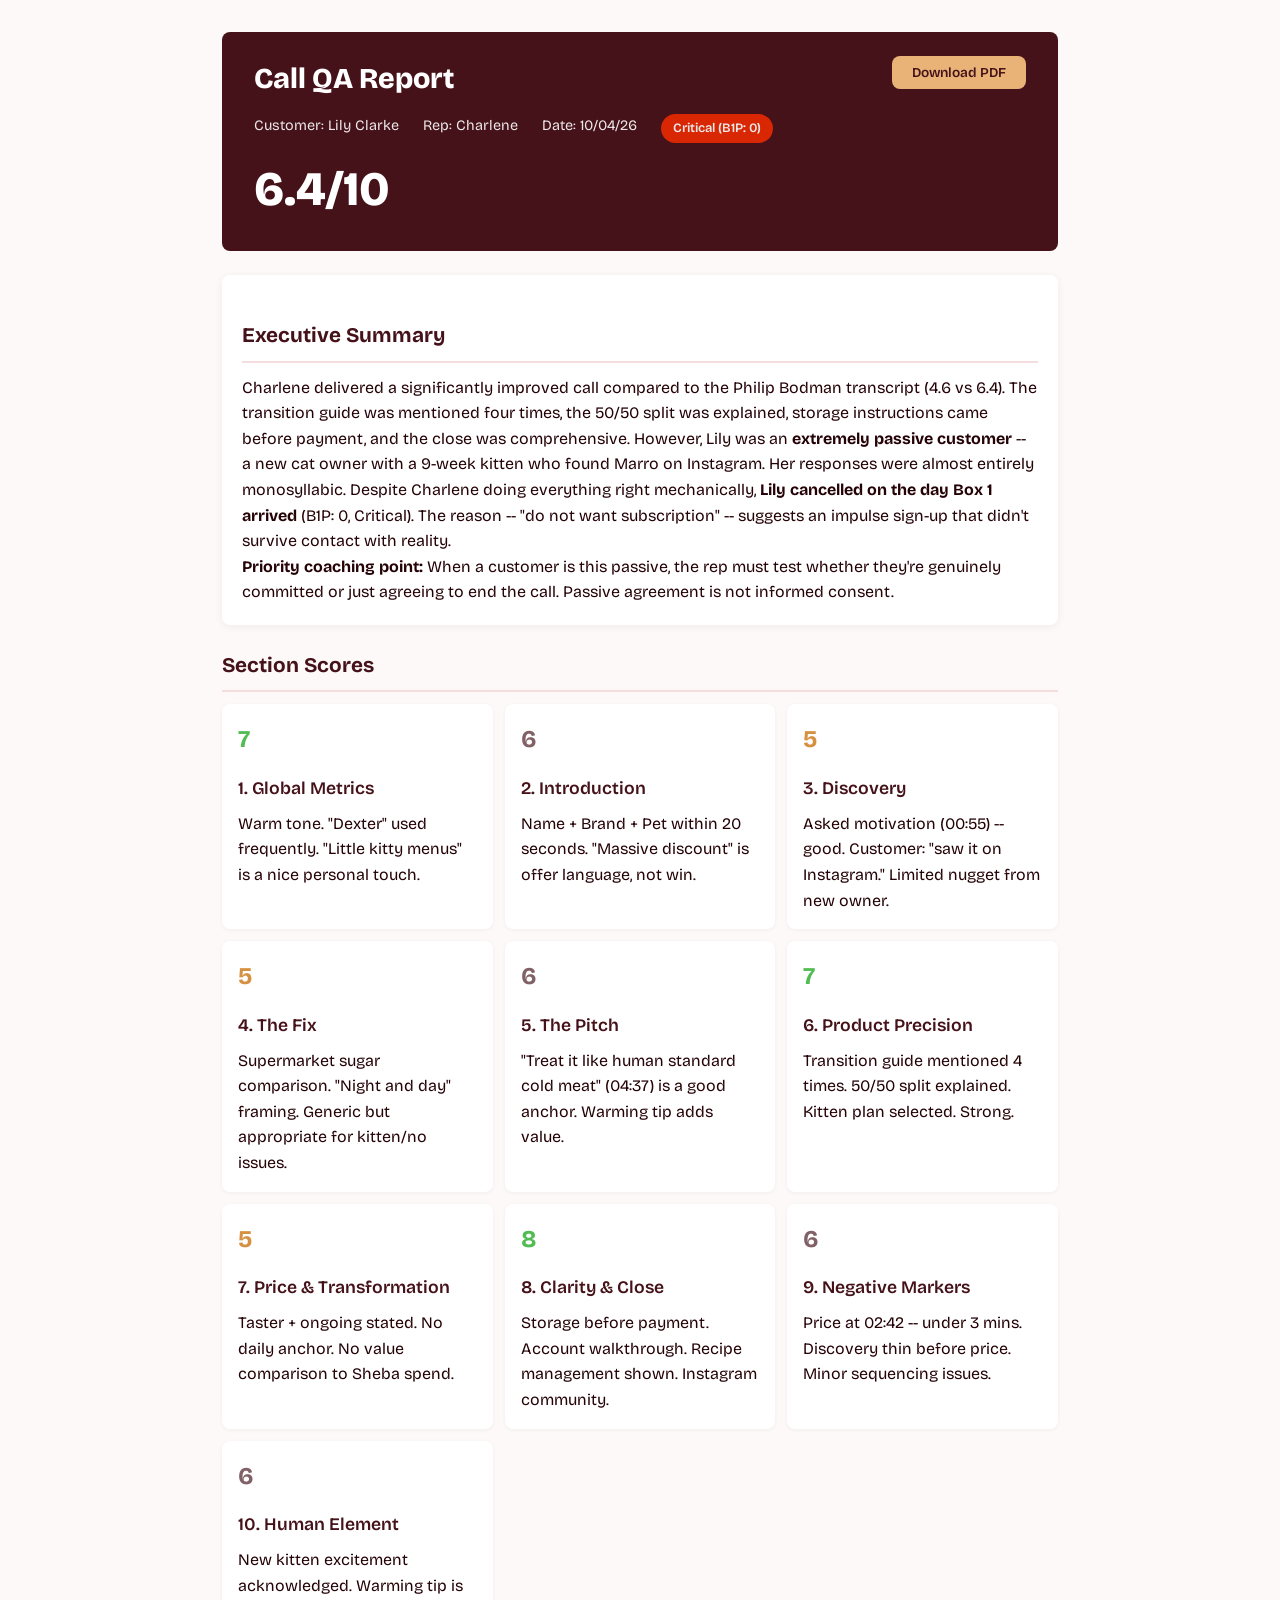
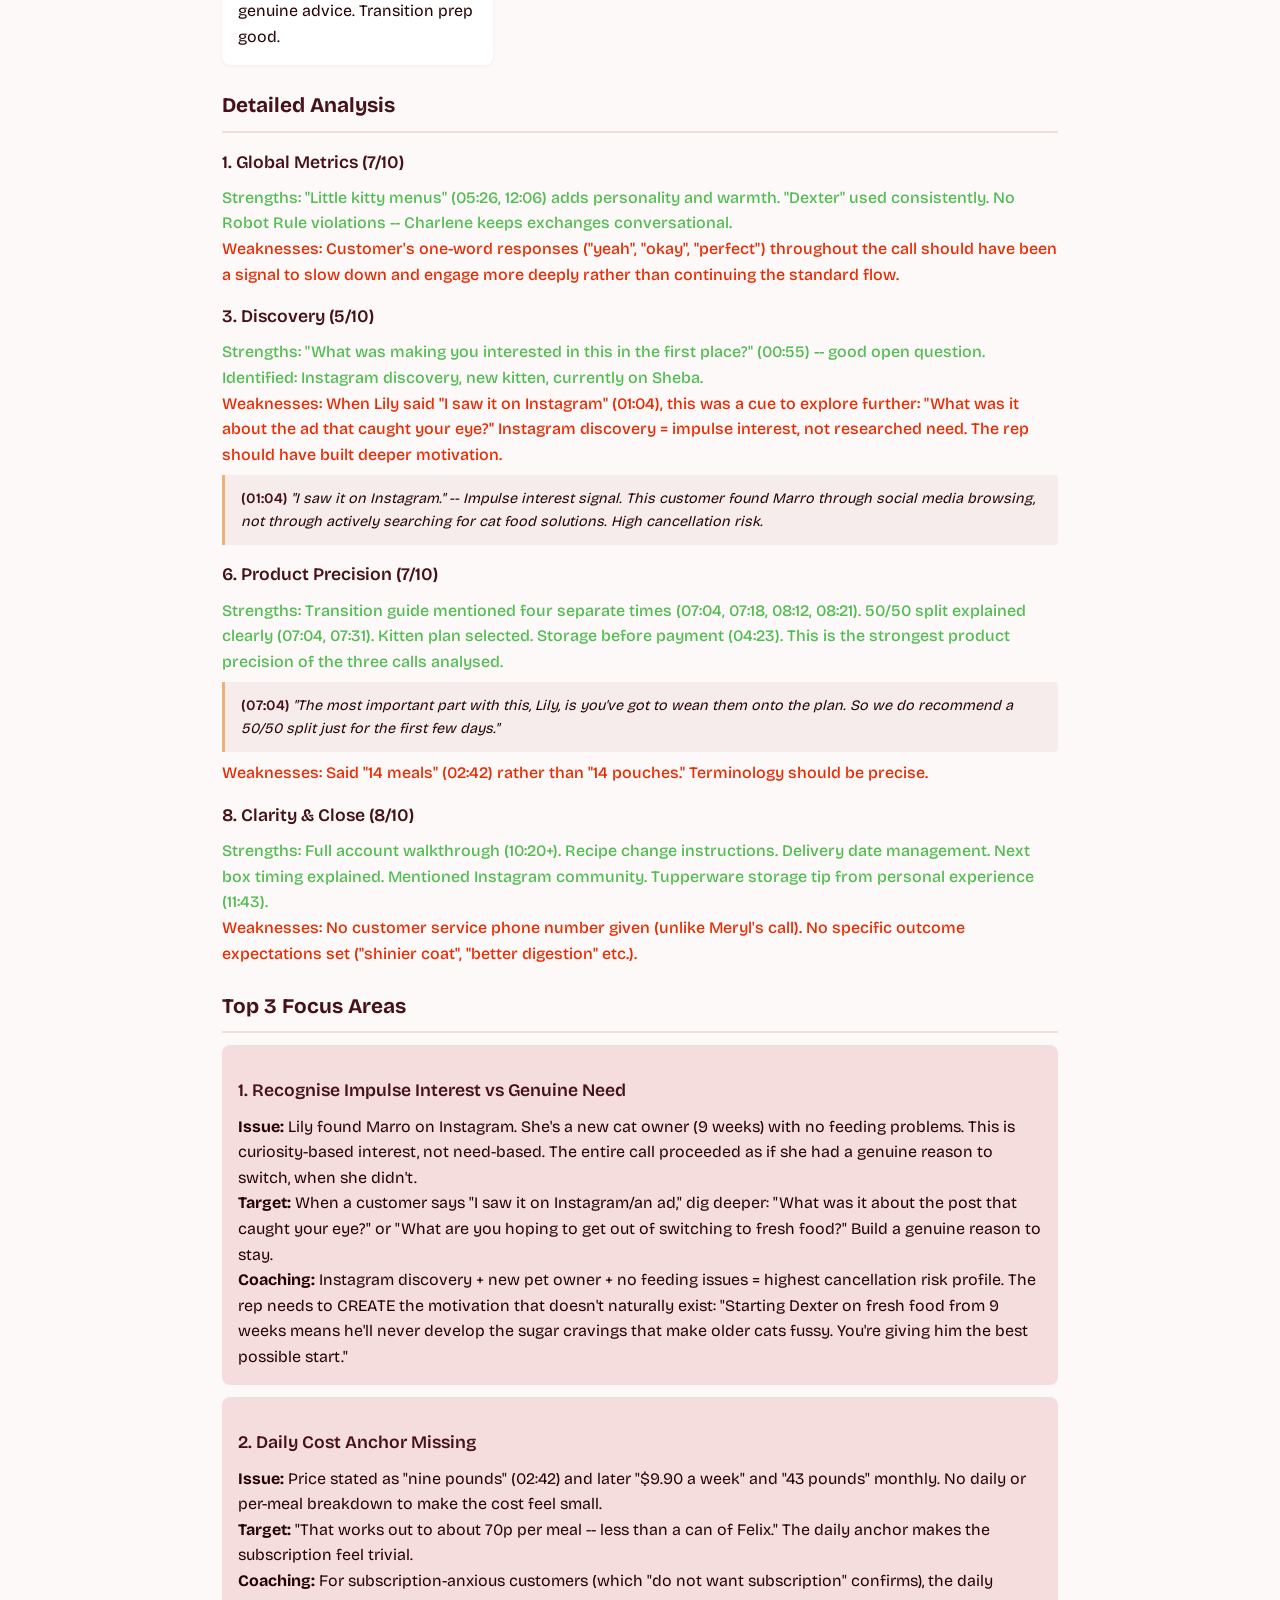
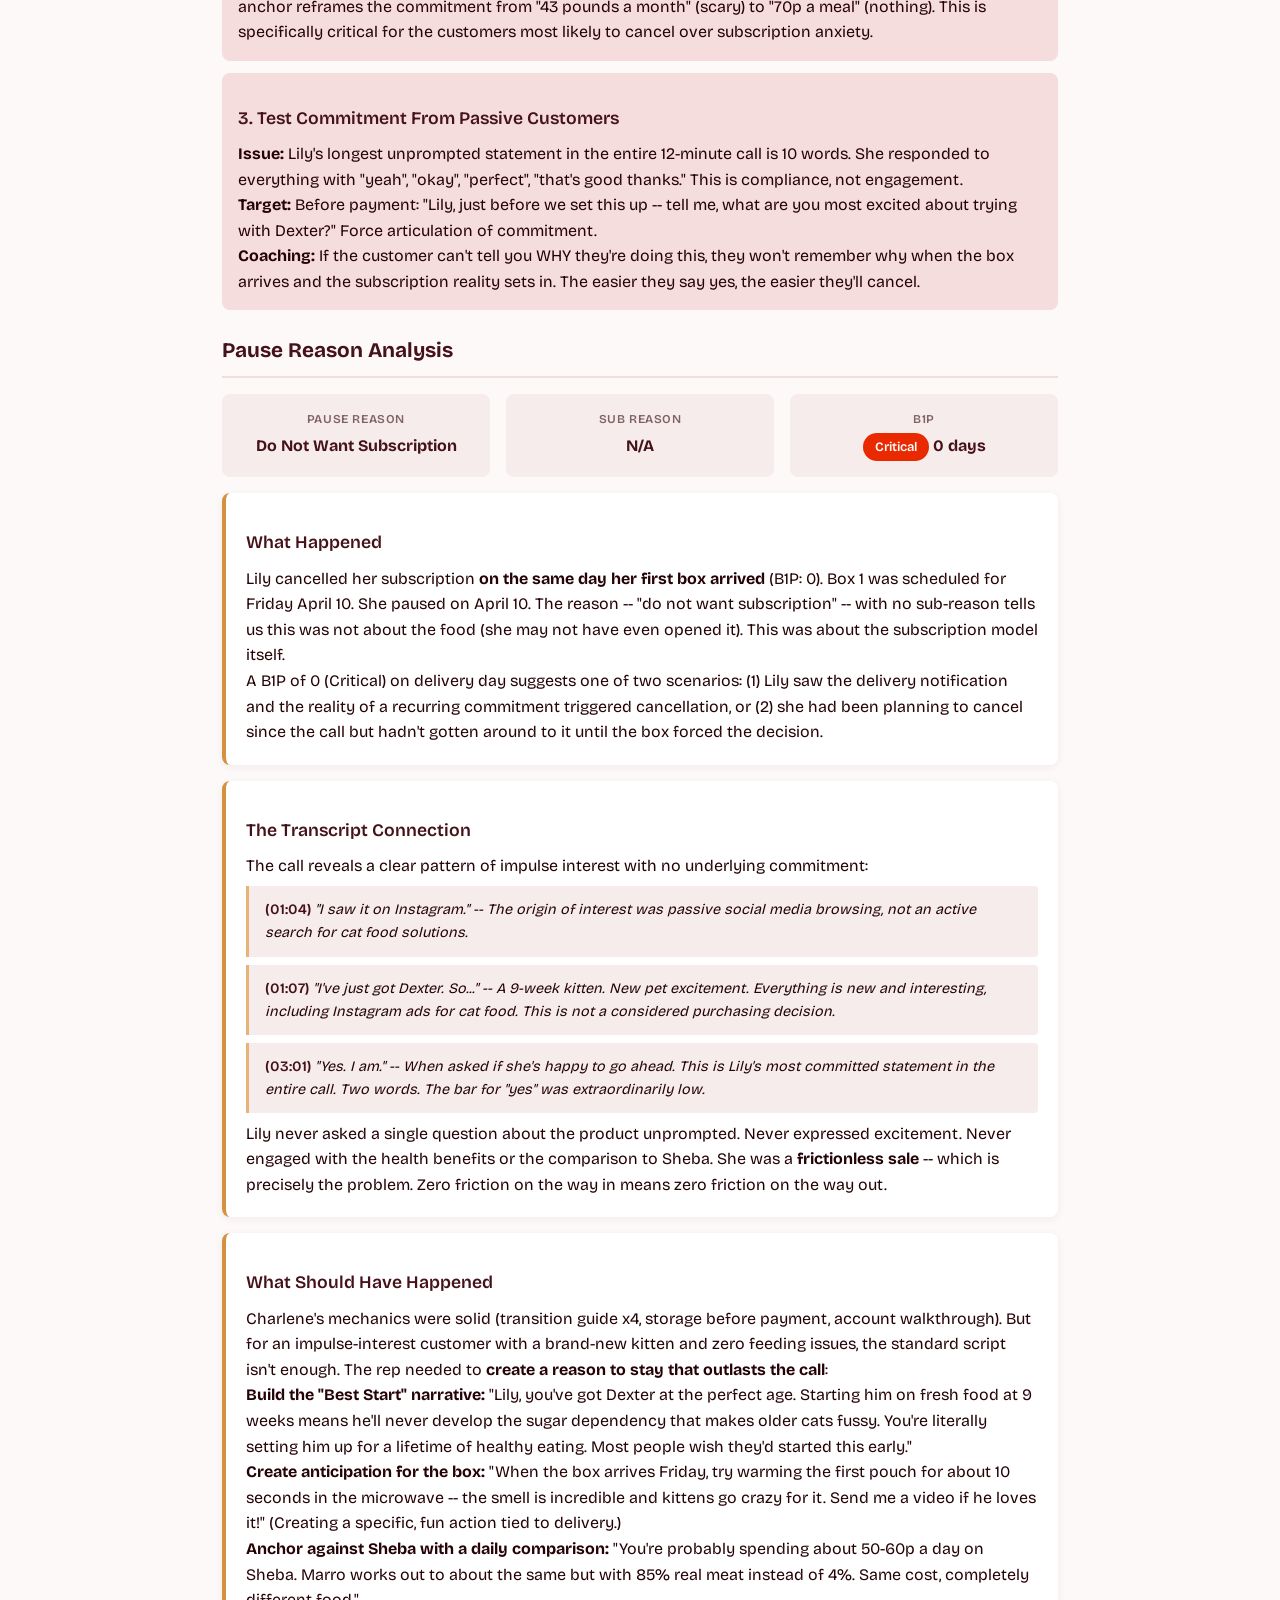
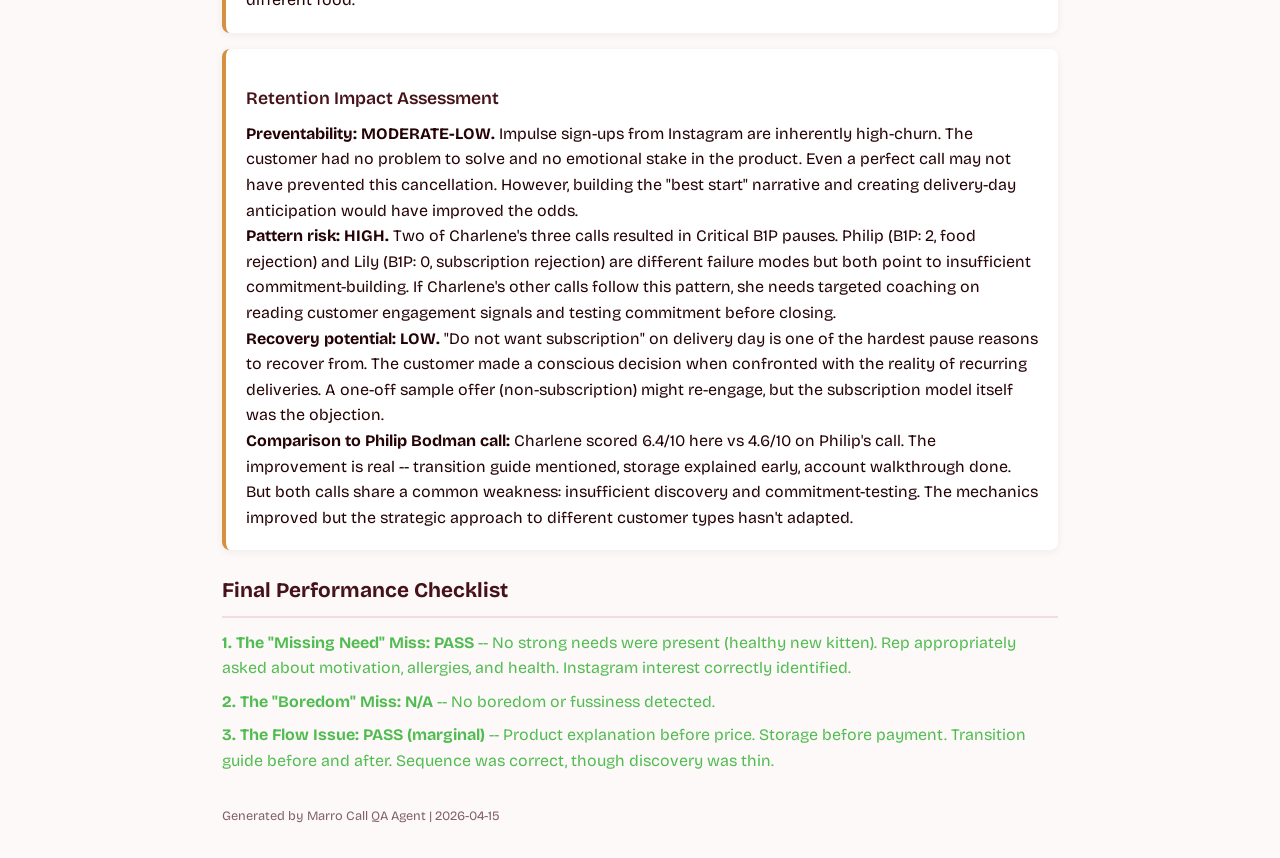
<file: data/reports/447856538368.html>
<!DOCTYPE html>
<html lang="en">
<head>
  <meta charset="UTF-8">
  <meta name="viewport" content="width=device-width, initial-scale=1.0">
  <title>QA Report - Lily Clarke</title>
  <link href="https://fonts.googleapis.com/css2?family=Bricolage+Grotesque:opsz,wght@12..96,200..800&display=swap" rel="stylesheet">
  <script type="application/json" id="report-data">
  {
    "customer": "Lily Clarke",
    "phone": "+447856538368",
    "rep": "Charlene",
    "pause_date": "2026-04-10",
    "b1p_days": 0,
    "b1p_category": "Critical",
    "pause_reason": "do_not_want_subscription",
    "sub_reason": "",
    "overall_score": 6.4,
    "sections": {
      "global_metrics": 7,
      "introduction": 6,
      "discovery": 5,
      "the_fix": 5,
      "the_pitch": 6,
      "product_precision": 7,
      "price_transformation": 5,
      "clarity_close": 8,
      "negative_markers": 6,
      "human_element": 6
    },
    "hard_fails": [],
    "checklist": {
      "missing_need": "PASS",
      "boredom": "N/A",
      "flow_issue": "PASS_MARGINAL"
    },
    "generated": "2026-04-15"
  }
  </script>
  <style>
    :root{--mr-amber:#E9B377;--mr-amber-dark:#D69042;--mr-gold:#F5A50D;--mr-burgundy:#451219;--mr-black:#240205;--mr-crimson:#96061C;--mr-blush:#F6DDDD;--mr-pink-pale:#F6ECEC;--mr-bg-light:#FDF9F9;--mr-rose-muted:#816165;--mr-success:#51BC51;--mr-error:#E92A00}
    *{margin:0;padding:0;box-sizing:border-box}
    body{font-family:'Bricolage Grotesque',sans-serif;background:var(--mr-bg-light);color:var(--mr-black);line-height:1.6;padding:2rem;max-width:900px;margin:0 auto}
    h1{color:var(--mr-burgundy);font-size:1.8rem;font-weight:800}h2{color:var(--mr-burgundy);font-size:1.3rem;font-weight:700;margin:1.5rem 0 .75rem;padding-bottom:.5rem;border-bottom:2px solid var(--mr-blush)}h3{color:var(--mr-burgundy);font-size:1.1rem;font-weight:600;margin:1rem 0 .5rem}
    .header{background:var(--mr-burgundy);color:#fff;padding:1.5rem 2rem;border-radius:8px;margin-bottom:1.5rem;position:relative}.header h1{color:#fff}.meta{display:flex;gap:1.5rem;flex-wrap:wrap;margin-top:.75rem;font-size:.9rem;opacity:.9}
    .badge{display:inline-block;padding:.25rem .75rem;border-radius:999px;font-size:.8rem;font-weight:600}.badge-critical{background:var(--mr-error);color:#fff}
    .overall-score{font-size:3rem;font-weight:800;margin-top:.5rem}
    .btn-pdf{position:absolute;top:1.5rem;right:2rem;background:var(--mr-amber);color:var(--mr-burgundy);border:none;padding:.5rem 1.25rem;border-radius:8px;font-family:inherit;font-size:.85rem;font-weight:600;cursor:pointer}.btn-pdf:hover{background:var(--mr-amber-dark);color:#fff}
    .card{background:#fff;border-radius:8px;padding:1.25rem;margin-bottom:1rem;box-shadow:0 2px 8px rgba(69,18,25,.06)}.card-pause{border-left:4px solid var(--mr-amber-dark)}
    .score-grid{display:grid;grid-template-columns:repeat(auto-fill,minmax(250px,1fr));gap:.75rem}.score-item{background:#fff;border-radius:8px;padding:1rem;box-shadow:0 1px 4px rgba(69,18,25,.05)}.score-num{font-size:1.5rem;font-weight:700}
    .score-low{color:var(--mr-error)}.score-mid{color:var(--mr-amber-dark)}.score-ok{color:var(--mr-rose-muted)}.score-good{color:var(--mr-success)}.score-great{color:var(--mr-gold)}
    .strength{color:var(--mr-success);font-weight:500}.weakness{color:var(--mr-error);font-weight:500}
    .quote{background:var(--mr-pink-pale);border-left:3px solid var(--mr-amber);padding:.75rem 1rem;margin:.5rem 0;border-radius:0 4px 4px 0;font-style:italic;font-size:.9rem}.quote .ts{font-weight:600;font-style:normal;color:var(--mr-burgundy)}
    .focus{background:var(--mr-blush);border-radius:8px;padding:1rem;margin-bottom:.75rem}
    .pause-data{display:grid;grid-template-columns:repeat(3,1fr);gap:1rem;margin:1rem 0}.pause-stat{background:var(--mr-pink-pale);border-radius:8px;padding:1rem;text-align:center}.pause-stat .label{font-size:.75rem;font-weight:600;color:var(--mr-rose-muted);text-transform:uppercase;letter-spacing:.05em}.pause-stat .value{font-size:1rem;font-weight:700;color:var(--mr-burgundy);margin-top:.25rem}
    .checklist-pass{color:var(--mr-success);margin:.5rem 0}.checklist-fail{color:var(--mr-error);margin:.5rem 0}
    @media print{.btn-pdf{display:none}body{padding:1rem;max-width:100%}.header{break-after:avoid}}
  </style>
</head>
<body>
  <div class="header">
    <h1>Call QA Report</h1>
    <button class="btn-pdf" onclick="window.print()">Download PDF</button>
    <div class="meta">
      <span>Customer: Lily Clarke</span>
      <span>Rep: Charlene</span>
      <span>Date: 10/04/26</span>
      <span class="badge badge-critical">Critical (B1P: 0)</span>
    </div>
    <div class="overall-score">6.4/10</div>
  </div>

  <div class="card">
    <h2>Executive Summary</h2>
    <p>Charlene delivered a significantly improved call compared to the Philip Bodman transcript (4.6 vs 6.4). The transition guide was mentioned four times, the 50/50 split was explained, storage instructions came before payment, and the close was comprehensive. However, Lily was an <strong>extremely passive customer</strong> -- a new cat owner with a 9-week kitten who found Marro on Instagram. Her responses were almost entirely monosyllabic. Despite Charlene doing everything right mechanically, <strong>Lily cancelled on the day Box 1 arrived</strong> (B1P: 0, Critical). The reason -- "do not want subscription" -- suggests an impulse sign-up that didn't survive contact with reality.</p>
    <p><strong>Priority coaching point:</strong> When a customer is this passive, the rep must test whether they're genuinely committed or just agreeing to end the call. Passive agreement is not informed consent.</p>
  </div>

  <h2>Section Scores</h2>
  <div class="score-grid">
    <div class="score-item"><div class="score-num score-good">7</div><h3>1. Global Metrics</h3><p>Warm tone. "Dexter" used frequently. "Little kitty menus" is a nice personal touch.</p></div>
    <div class="score-item"><div class="score-num score-ok">6</div><h3>2. Introduction</h3><p>Name + Brand + Pet within 20 seconds. "Massive discount" is offer language, not win.</p></div>
    <div class="score-item"><div class="score-num score-mid">5</div><h3>3. Discovery</h3><p>Asked motivation (00:55) -- good. Customer: "saw it on Instagram." Limited nugget from new owner.</p></div>
    <div class="score-item"><div class="score-num score-mid">5</div><h3>4. The Fix</h3><p>Supermarket sugar comparison. "Night and day" framing. Generic but appropriate for kitten/no issues.</p></div>
    <div class="score-item"><div class="score-num score-ok">6</div><h3>5. The Pitch</h3><p>"Treat it like human standard cold meat" (04:37) is a good anchor. Warming tip adds value.</p></div>
    <div class="score-item"><div class="score-num score-good">7</div><h3>6. Product Precision</h3><p>Transition guide mentioned 4 times. 50/50 split explained. Kitten plan selected. Strong.</p></div>
    <div class="score-item"><div class="score-num score-mid">5</div><h3>7. Price &amp; Transformation</h3><p>Taster + ongoing stated. No daily anchor. No value comparison to Sheba spend.</p></div>
    <div class="score-item"><div class="score-num score-good">8</div><h3>8. Clarity &amp; Close</h3><p>Storage before payment. Account walkthrough. Recipe management shown. Instagram community.</p></div>
    <div class="score-item"><div class="score-num score-ok">6</div><h3>9. Negative Markers</h3><p>Price at 02:42 -- under 3 mins. Discovery thin before price. Minor sequencing issues.</p></div>
    <div class="score-item"><div class="score-num score-ok">6</div><h3>10. Human Element</h3><p>New kitten excitement acknowledged. Warming tip is genuine advice. Transition prep good.</p></div>
  </div>

  <h2>Detailed Analysis</h2>

  <h3>1. Global Metrics (7/10)</h3>
  <p class="strength">Strengths: "Little kitty menus" (05:26, 12:06) adds personality and warmth. "Dexter" used consistently. No Robot Rule violations -- Charlene keeps exchanges conversational.</p>
  <p class="weakness">Weaknesses: Customer's one-word responses ("yeah", "okay", "perfect") throughout the call should have been a signal to slow down and engage more deeply rather than continuing the standard flow.</p>

  <h3>3. Discovery (5/10)</h3>
  <p class="strength">Strengths: "What was making you interested in this in the first place?" (00:55) -- good open question. Identified: Instagram discovery, new kitten, currently on Sheba.</p>
  <p class="weakness">Weaknesses: When Lily said "I saw it on Instagram" (01:04), this was a cue to explore further: "What was it about the ad that caught your eye?" Instagram discovery = impulse interest, not researched need. The rep should have built deeper motivation.</p>
  <div class="quote"><span class="ts">(01:04)</span> "I saw it on Instagram." -- Impulse interest signal. This customer found Marro through social media browsing, not through actively searching for cat food solutions. High cancellation risk.</div>

  <h3>6. Product Precision (7/10)</h3>
  <p class="strength">Strengths: Transition guide mentioned four separate times (07:04, 07:18, 08:12, 08:21). 50/50 split explained clearly (07:04, 07:31). Kitten plan selected. Storage before payment (04:23). This is the strongest product precision of the three calls analysed.</p>
  <div class="quote"><span class="ts">(07:04)</span> "The most important part with this, Lily, is you've got to wean them onto the plan. So we do recommend a 50/50 split just for the first few days."</div>
  <p class="weakness">Weaknesses: Said "14 meals" (02:42) rather than "14 pouches." Terminology should be precise.</p>

  <h3>8. Clarity &amp; Close (8/10)</h3>
  <p class="strength">Strengths: Full account walkthrough (10:20+). Recipe change instructions. Delivery date management. Next box timing explained. Mentioned Instagram community. Tupperware storage tip from personal experience (11:43).</p>
  <p class="weakness">Weaknesses: No customer service phone number given (unlike Meryl's call). No specific outcome expectations set ("shinier coat", "better digestion" etc.).</p>

  <h2>Top 3 Focus Areas</h2>
  <div class="focus">
    <h3>1. Recognise Impulse Interest vs Genuine Need</h3>
    <p><strong>Issue:</strong> Lily found Marro on Instagram. She's a new cat owner (9 weeks) with no feeding problems. This is curiosity-based interest, not need-based. The entire call proceeded as if she had a genuine reason to switch, when she didn't.</p>
    <p><strong>Target:</strong> When a customer says "I saw it on Instagram/an ad," dig deeper: "What was it about the post that caught your eye?" or "What are you hoping to get out of switching to fresh food?" Build a genuine reason to stay.</p>
    <p><strong>Coaching:</strong> Instagram discovery + new pet owner + no feeding issues = highest cancellation risk profile. The rep needs to CREATE the motivation that doesn't naturally exist: "Starting Dexter on fresh food from 9 weeks means he'll never develop the sugar cravings that make older cats fussy. You're giving him the best possible start."</p>
  </div>
  <div class="focus">
    <h3>2. Daily Cost Anchor Missing</h3>
    <p><strong>Issue:</strong> Price stated as "nine pounds" (02:42) and later "$9.90 a week" and "43 pounds" monthly. No daily or per-meal breakdown to make the cost feel small.</p>
    <p><strong>Target:</strong> "That works out to about 70p per meal -- less than a can of Felix." The daily anchor makes the subscription feel trivial.</p>
    <p><strong>Coaching:</strong> For subscription-anxious customers (which "do not want subscription" confirms), the daily anchor reframes the commitment from "43 pounds a month" (scary) to "70p a meal" (nothing). This is specifically critical for the customers most likely to cancel over subscription anxiety.</p>
  </div>
  <div class="focus">
    <h3>3. Test Commitment From Passive Customers</h3>
    <p><strong>Issue:</strong> Lily's longest unprompted statement in the entire 12-minute call is 10 words. She responded to everything with "yeah", "okay", "perfect", "that's good thanks." This is compliance, not engagement.</p>
    <p><strong>Target:</strong> Before payment: "Lily, just before we set this up -- tell me, what are you most excited about trying with Dexter?" Force articulation of commitment.</p>
    <p><strong>Coaching:</strong> If the customer can't tell you WHY they're doing this, they won't remember why when the box arrives and the subscription reality sets in. The easier they say yes, the easier they'll cancel.</p>
  </div>

  <h2>Pause Reason Analysis</h2>
  <div class="pause-data">
    <div class="pause-stat"><div class="label">Pause Reason</div><div class="value">Do Not Want Subscription</div></div>
    <div class="pause-stat"><div class="label">Sub Reason</div><div class="value">N/A</div></div>
    <div class="pause-stat"><div class="label">B1P</div><div class="value"><span class="badge badge-critical">Critical</span> 0 days</div></div>
  </div>

  <div class="card card-pause">
    <h3>What Happened</h3>
    <p>Lily cancelled her subscription <strong>on the same day her first box arrived</strong> (B1P: 0). Box 1 was scheduled for Friday April 10. She paused on April 10. The reason -- "do not want subscription" -- with no sub-reason tells us this was not about the food (she may not have even opened it). This was about the subscription model itself.</p>
    <p>A B1P of 0 (Critical) on delivery day suggests one of two scenarios: (1) Lily saw the delivery notification and the reality of a recurring commitment triggered cancellation, or (2) she had been planning to cancel since the call but hadn't gotten around to it until the box forced the decision.</p>
  </div>

  <div class="card card-pause">
    <h3>The Transcript Connection</h3>
    <p>The call reveals a clear pattern of impulse interest with no underlying commitment:</p>
    <div class="quote"><span class="ts">(01:04)</span> "I saw it on Instagram." -- The origin of interest was passive social media browsing, not an active search for cat food solutions.</div>
    <div class="quote"><span class="ts">(01:07)</span> "I've just got Dexter. So..." -- A 9-week kitten. New pet excitement. Everything is new and interesting, including Instagram ads for cat food. This is not a considered purchasing decision.</div>
    <div class="quote"><span class="ts">(03:01)</span> "Yes. I am." -- When asked if she's happy to go ahead. This is Lily's most committed statement in the entire call. Two words. The bar for "yes" was extraordinarily low.</div>
    <p>Lily never asked a single question about the product unprompted. Never expressed excitement. Never engaged with the health benefits or the comparison to Sheba. She was a <strong>frictionless sale</strong> -- which is precisely the problem. Zero friction on the way in means zero friction on the way out.</p>
  </div>

  <div class="card card-pause">
    <h3>What Should Have Happened</h3>
    <p>Charlene's mechanics were solid (transition guide x4, storage before payment, account walkthrough). But for an impulse-interest customer with a brand-new kitten and zero feeding issues, the standard script isn't enough. The rep needed to <strong>create a reason to stay that outlasts the call</strong>:</p>
    <p><strong>Build the "Best Start" narrative:</strong> "Lily, you've got Dexter at the perfect age. Starting him on fresh food at 9 weeks means he'll never develop the sugar dependency that makes older cats fussy. You're literally setting him up for a lifetime of healthy eating. Most people wish they'd started this early."</p>
    <p><strong>Create anticipation for the box:</strong> "When the box arrives Friday, try warming the first pouch for about 10 seconds in the microwave -- the smell is incredible and kittens go crazy for it. Send me a video if he loves it!" (Creating a specific, fun action tied to delivery.)</p>
    <p><strong>Anchor against Sheba with a daily comparison:</strong> "You're probably spending about 50-60p a day on Sheba. Marro works out to about the same but with 85% real meat instead of 4%. Same cost, completely different food."</p>
  </div>

  <div class="card card-pause">
    <h3>Retention Impact Assessment</h3>
    <p><strong>Preventability: MODERATE-LOW.</strong> Impulse sign-ups from Instagram are inherently high-churn. The customer had no problem to solve and no emotional stake in the product. Even a perfect call may not have prevented this cancellation. However, building the "best start" narrative and creating delivery-day anticipation would have improved the odds.</p>
    <p><strong>Pattern risk: HIGH.</strong> Two of Charlene's three calls resulted in Critical B1P pauses. Philip (B1P: 2, food rejection) and Lily (B1P: 0, subscription rejection) are different failure modes but both point to insufficient commitment-building. If Charlene's other calls follow this pattern, she needs targeted coaching on reading customer engagement signals and testing commitment before closing.</p>
    <p><strong>Recovery potential: LOW.</strong> "Do not want subscription" on delivery day is one of the hardest pause reasons to recover from. The customer made a conscious decision when confronted with the reality of recurring deliveries. A one-off sample offer (non-subscription) might re-engage, but the subscription model itself was the objection.</p>
    <p><strong>Comparison to Philip Bodman call:</strong> Charlene scored 6.4/10 here vs 4.6/10 on Philip's call. The improvement is real -- transition guide mentioned, storage explained early, account walkthrough done. But both calls share a common weakness: insufficient discovery and commitment-testing. The mechanics improved but the strategic approach to different customer types hasn't adapted.</p>
  </div>

  <h2>Final Performance Checklist</h2>
  <p class="checklist-pass"><strong>1. The "Missing Need" Miss: PASS</strong> -- No strong needs were present (healthy new kitten). Rep appropriately asked about motivation, allergies, and health. Instagram interest correctly identified.</p>
  <p class="checklist-pass"><strong>2. The "Boredom" Miss: N/A</strong> -- No boredom or fussiness detected.</p>
  <p class="checklist-pass"><strong>3. The Flow Issue: PASS (marginal)</strong> -- Product explanation before price. Storage before payment. Transition guide before and after. Sequence was correct, though discovery was thin.</p>

  <p style="margin-top:2rem;font-size:.8rem;color:var(--mr-rose-muted)">Generated by Marro Call QA Agent | 2026-04-15</p>
</body>
</html>
</file>
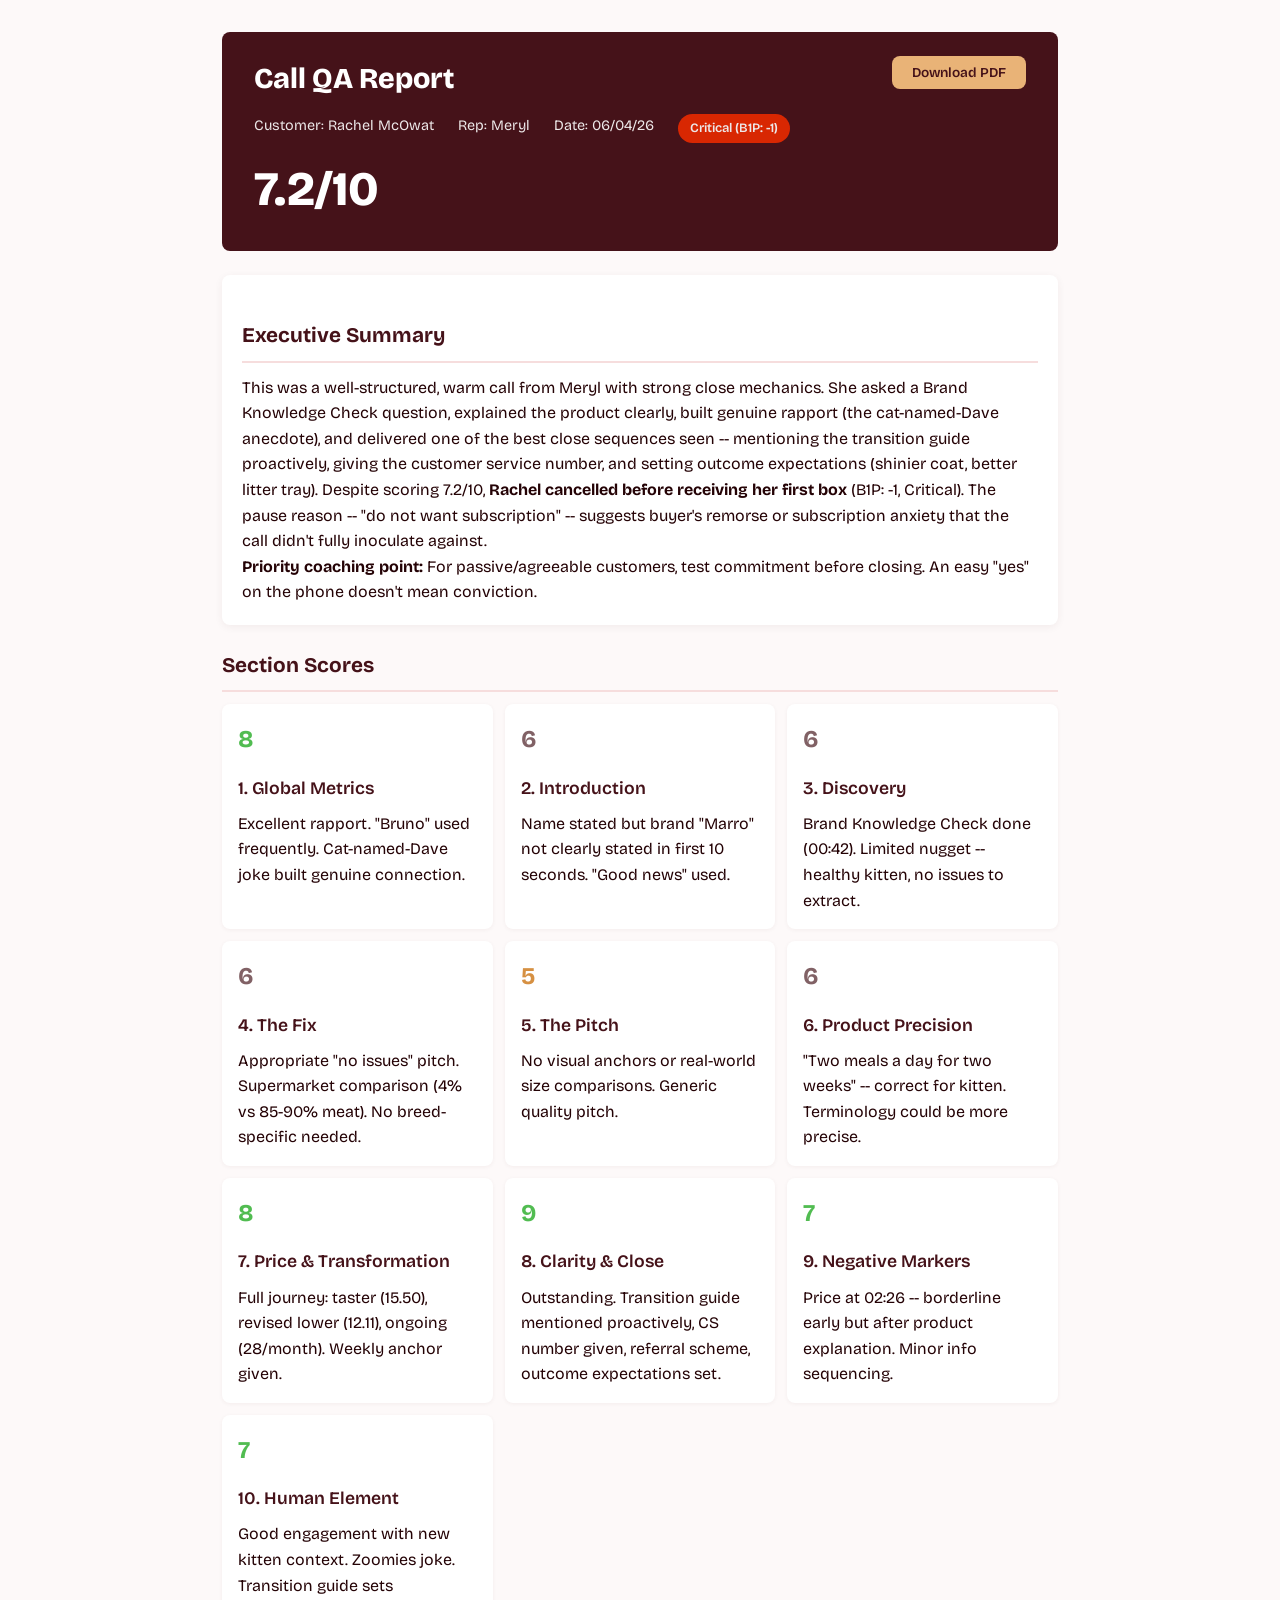
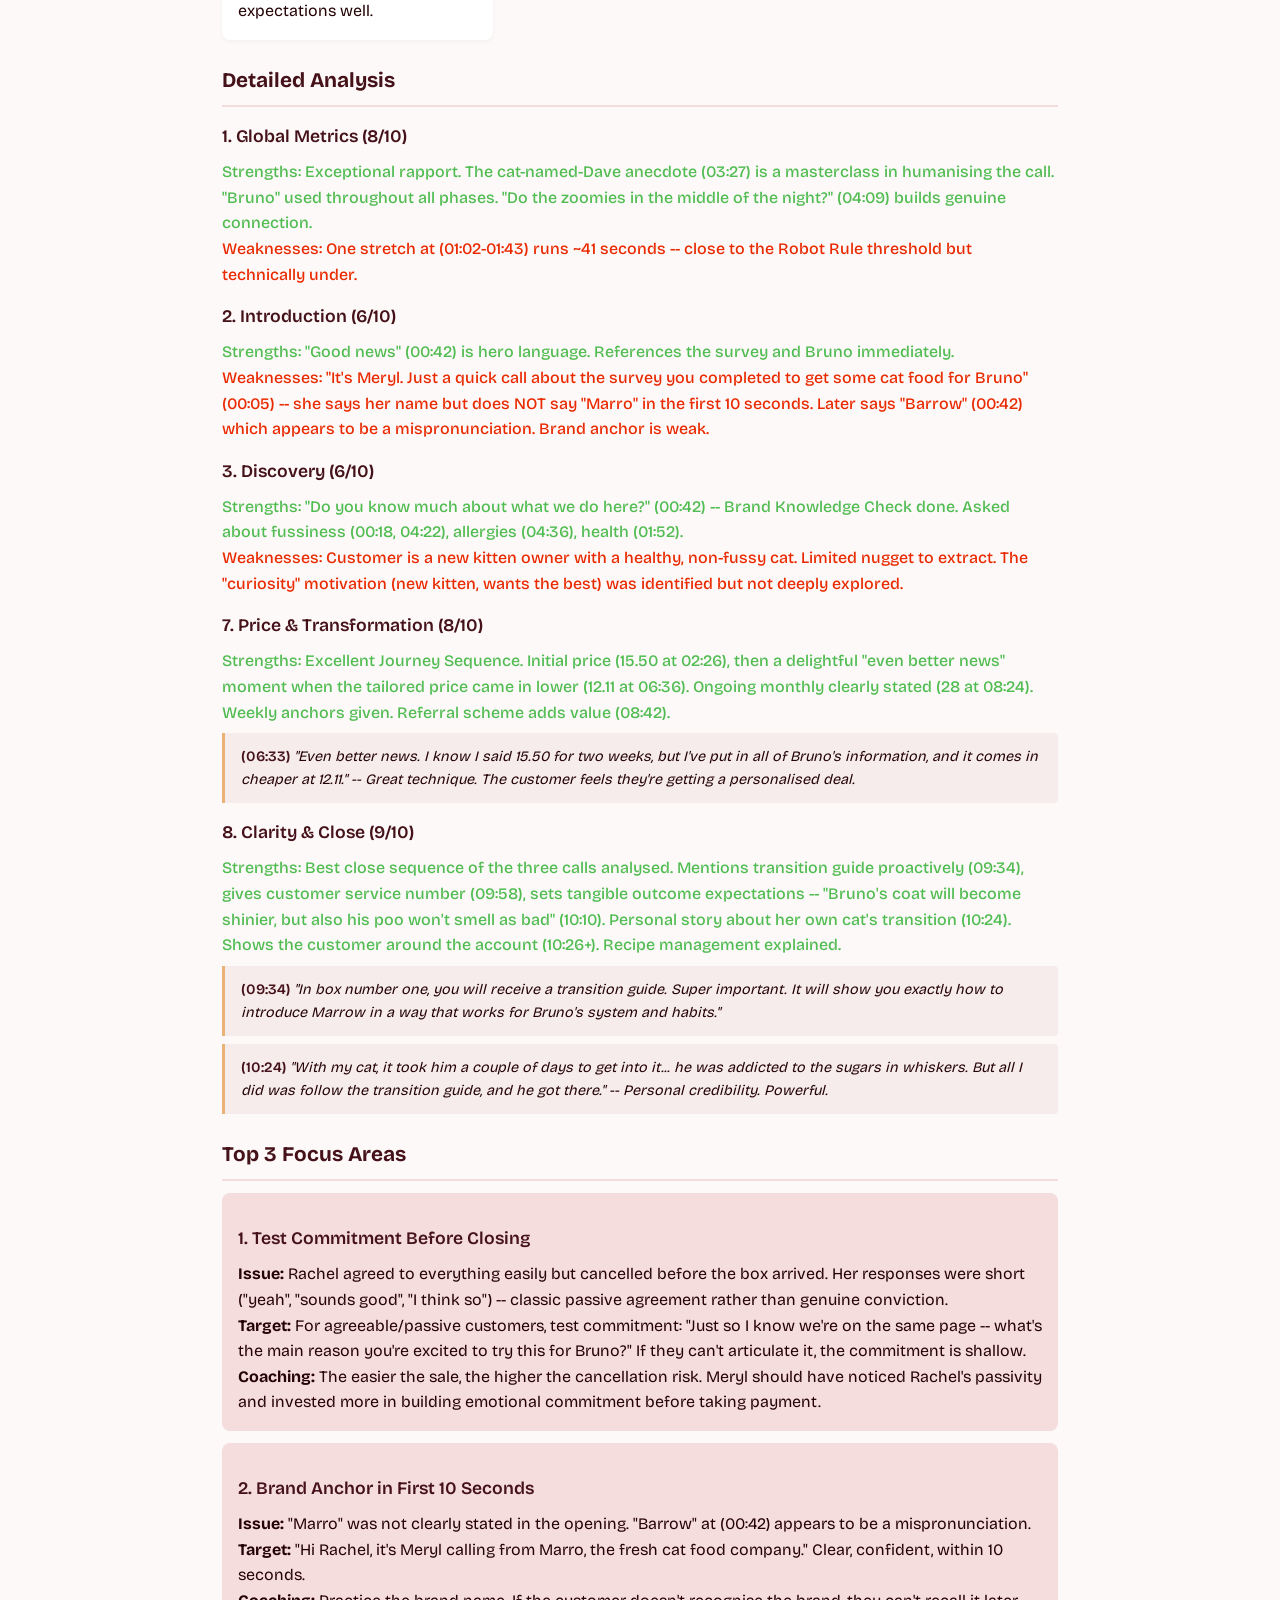
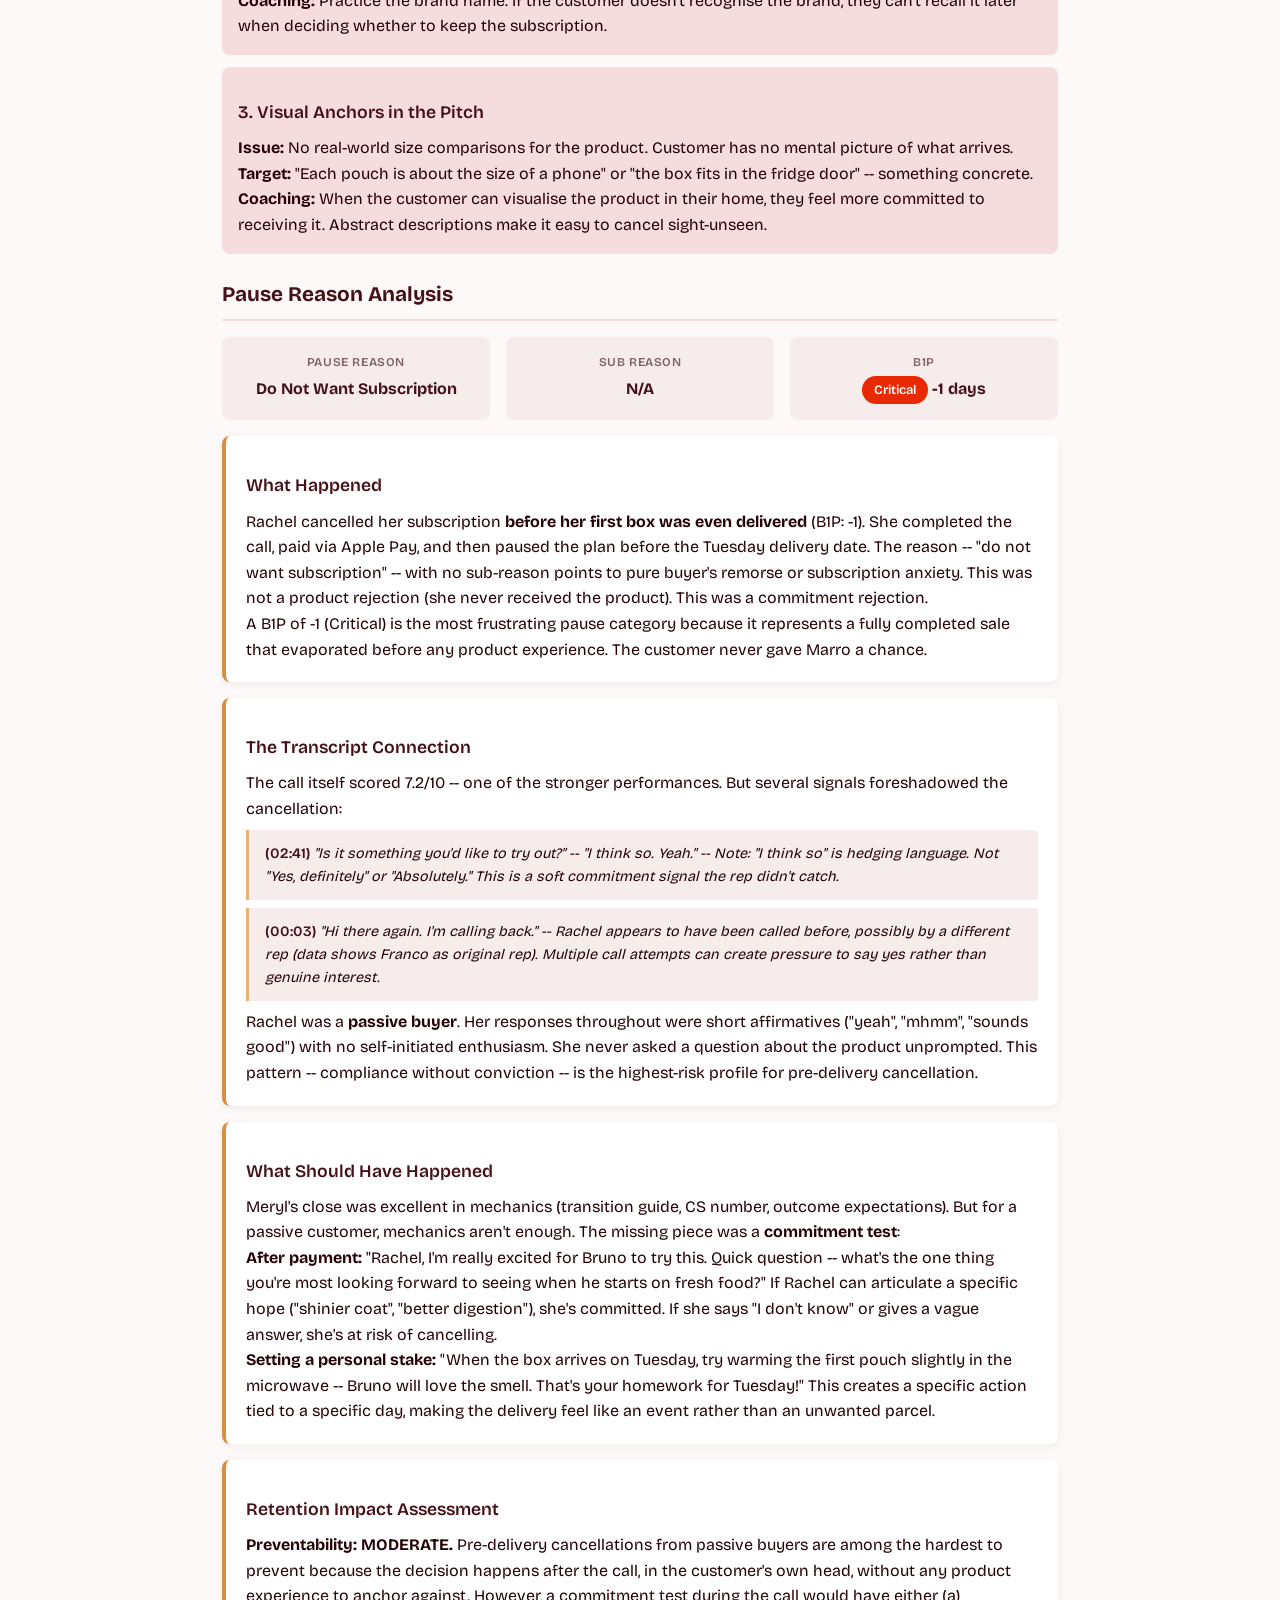
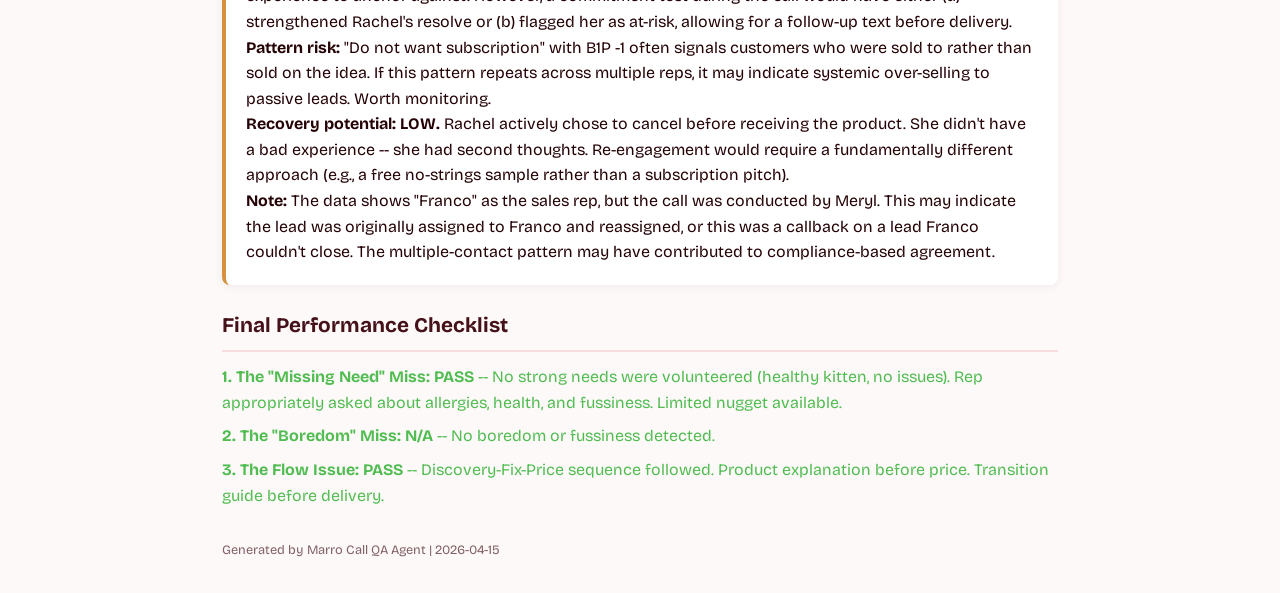
<file: data/reports/447944179726.html>
<!DOCTYPE html>
<html lang="en">
<head>
  <meta charset="UTF-8">
  <meta name="viewport" content="width=device-width, initial-scale=1.0">
  <title>QA Report - Rachel McOwat</title>
  <link href="https://fonts.googleapis.com/css2?family=Bricolage+Grotesque:opsz,wght@12..96,200..800&display=swap" rel="stylesheet">
  <script type="application/json" id="report-data">
  {
    "customer": "Rachel McOwat",
    "phone": "+447944179726",
    "rep": "Meryl",
    "rep_data": "Franco",
    "pause_date": "2026-04-06",
    "b1p_days": -1,
    "b1p_category": "Critical",
    "pause_reason": "do_not_want_subscription",
    "sub_reason": "",
    "overall_score": 7.2,
    "sections": {
      "global_metrics": 8,
      "introduction": 6,
      "discovery": 6,
      "the_fix": 6,
      "the_pitch": 5,
      "product_precision": 6,
      "price_transformation": 8,
      "clarity_close": 9,
      "negative_markers": 7,
      "human_element": 7
    },
    "hard_fails": [],
    "checklist": {
      "missing_need": "PASS",
      "boredom": "N/A",
      "flow_issue": "PASS"
    },
    "generated": "2026-04-15"
  }
  </script>
  <style>
    :root{--mr-amber:#E9B377;--mr-amber-dark:#D69042;--mr-gold:#F5A50D;--mr-burgundy:#451219;--mr-black:#240205;--mr-crimson:#96061C;--mr-blush:#F6DDDD;--mr-pink-pale:#F6ECEC;--mr-bg-light:#FDF9F9;--mr-rose-muted:#816165;--mr-success:#51BC51;--mr-error:#E92A00}
    *{margin:0;padding:0;box-sizing:border-box}
    body{font-family:'Bricolage Grotesque',sans-serif;background:var(--mr-bg-light);color:var(--mr-black);line-height:1.6;padding:2rem;max-width:900px;margin:0 auto}
    h1{color:var(--mr-burgundy);font-size:1.8rem;font-weight:800}h2{color:var(--mr-burgundy);font-size:1.3rem;font-weight:700;margin:1.5rem 0 .75rem;padding-bottom:.5rem;border-bottom:2px solid var(--mr-blush)}h3{color:var(--mr-burgundy);font-size:1.1rem;font-weight:600;margin:1rem 0 .5rem}
    .header{background:var(--mr-burgundy);color:#fff;padding:1.5rem 2rem;border-radius:8px;margin-bottom:1.5rem;position:relative}.header h1{color:#fff}.meta{display:flex;gap:1.5rem;flex-wrap:wrap;margin-top:.75rem;font-size:.9rem;opacity:.9}
    .badge{display:inline-block;padding:.25rem .75rem;border-radius:999px;font-size:.8rem;font-weight:600}.badge-critical{background:var(--mr-error);color:#fff}.badge-danger{background:var(--mr-amber-dark);color:#fff}
    .overall-score{font-size:3rem;font-weight:800;margin-top:.5rem}
    .btn-pdf{position:absolute;top:1.5rem;right:2rem;background:var(--mr-amber);color:var(--mr-burgundy);border:none;padding:.5rem 1.25rem;border-radius:8px;font-family:inherit;font-size:.85rem;font-weight:600;cursor:pointer}.btn-pdf:hover{background:var(--mr-amber-dark);color:#fff}
    .card{background:#fff;border-radius:8px;padding:1.25rem;margin-bottom:1rem;box-shadow:0 2px 8px rgba(69,18,25,.06)}.card-alert{border-left:4px solid var(--mr-error);background:#fff5f5}.card-pause{border-left:4px solid var(--mr-amber-dark)}
    .score-grid{display:grid;grid-template-columns:repeat(auto-fill,minmax(250px,1fr));gap:.75rem}.score-item{background:#fff;border-radius:8px;padding:1rem;box-shadow:0 1px 4px rgba(69,18,25,.05)}.score-num{font-size:1.5rem;font-weight:700}
    .score-low{color:var(--mr-error)}.score-mid{color:var(--mr-amber-dark)}.score-ok{color:var(--mr-rose-muted)}.score-good{color:var(--mr-success)}.score-great{color:var(--mr-gold)}
    .strength{color:var(--mr-success);font-weight:500}.weakness{color:var(--mr-error);font-weight:500}
    .quote{background:var(--mr-pink-pale);border-left:3px solid var(--mr-amber);padding:.75rem 1rem;margin:.5rem 0;border-radius:0 4px 4px 0;font-style:italic;font-size:.9rem}.quote .ts{font-weight:600;font-style:normal;color:var(--mr-burgundy)}
    .focus{background:var(--mr-blush);border-radius:8px;padding:1rem;margin-bottom:.75rem}
    .pause-data{display:grid;grid-template-columns:repeat(3,1fr);gap:1rem;margin:1rem 0}.pause-stat{background:var(--mr-pink-pale);border-radius:8px;padding:1rem;text-align:center}.pause-stat .label{font-size:.75rem;font-weight:600;color:var(--mr-rose-muted);text-transform:uppercase;letter-spacing:.05em}.pause-stat .value{font-size:1rem;font-weight:700;color:var(--mr-burgundy);margin-top:.25rem}
    .checklist-pass{color:var(--mr-success);margin:.5rem 0}.checklist-fail{color:var(--mr-error);margin:.5rem 0}
    @media print{.btn-pdf{display:none}body{padding:1rem;max-width:100%}.header{break-after:avoid}}
  </style>
</head>
<body>
  <div class="header">
    <h1>Call QA Report</h1>
    <button class="btn-pdf" onclick="window.print()">Download PDF</button>
    <div class="meta">
      <span>Customer: Rachel McOwat</span>
      <span>Rep: Meryl</span>
      <span>Date: 06/04/26</span>
      <span class="badge badge-critical">Critical (B1P: -1)</span>
    </div>
    <div class="overall-score">7.2/10</div>
  </div>

  <div class="card">
    <h2>Executive Summary</h2>
    <p>This was a well-structured, warm call from Meryl with strong close mechanics. She asked a Brand Knowledge Check question, explained the product clearly, built genuine rapport (the cat-named-Dave anecdote), and delivered one of the best close sequences seen -- mentioning the transition guide proactively, giving the customer service number, and setting outcome expectations (shinier coat, better litter tray). Despite scoring 7.2/10, <strong>Rachel cancelled before receiving her first box</strong> (B1P: -1, Critical). The pause reason -- "do not want subscription" -- suggests buyer's remorse or subscription anxiety that the call didn't fully inoculate against.</p>
    <p><strong>Priority coaching point:</strong> For passive/agreeable customers, test commitment before closing. An easy "yes" on the phone doesn't mean conviction.</p>
  </div>

  <h2>Section Scores</h2>
  <div class="score-grid">
    <div class="score-item"><div class="score-num score-good">8</div><h3>1. Global Metrics</h3><p>Excellent rapport. "Bruno" used frequently. Cat-named-Dave joke built genuine connection.</p></div>
    <div class="score-item"><div class="score-num score-ok">6</div><h3>2. Introduction</h3><p>Name stated but brand "Marro" not clearly stated in first 10 seconds. "Good news" used.</p></div>
    <div class="score-item"><div class="score-num score-ok">6</div><h3>3. Discovery</h3><p>Brand Knowledge Check done (00:42). Limited nugget -- healthy kitten, no issues to extract.</p></div>
    <div class="score-item"><div class="score-num score-ok">6</div><h3>4. The Fix</h3><p>Appropriate "no issues" pitch. Supermarket comparison (4% vs 85-90% meat). No breed-specific needed.</p></div>
    <div class="score-item"><div class="score-num score-mid">5</div><h3>5. The Pitch</h3><p>No visual anchors or real-world size comparisons. Generic quality pitch.</p></div>
    <div class="score-item"><div class="score-num score-ok">6</div><h3>6. Product Precision</h3><p>"Two meals a day for two weeks" -- correct for kitten. Terminology could be more precise.</p></div>
    <div class="score-item"><div class="score-num score-good">8</div><h3>7. Price &amp; Transformation</h3><p>Full journey: taster (15.50), revised lower (12.11), ongoing (28/month). Weekly anchor given.</p></div>
    <div class="score-item"><div class="score-num score-good">9</div><h3>8. Clarity &amp; Close</h3><p>Outstanding. Transition guide mentioned proactively, CS number given, referral scheme, outcome expectations set.</p></div>
    <div class="score-item"><div class="score-num score-good">7</div><h3>9. Negative Markers</h3><p>Price at 02:26 -- borderline early but after product explanation. Minor info sequencing.</p></div>
    <div class="score-item"><div class="score-num score-good">7</div><h3>10. Human Element</h3><p>Good engagement with new kitten context. Zoomies joke. Transition guide sets expectations well.</p></div>
  </div>

  <h2>Detailed Analysis</h2>

  <h3>1. Global Metrics (8/10)</h3>
  <p class="strength">Strengths: Exceptional rapport. The cat-named-Dave anecdote (03:27) is a masterclass in humanising the call. "Bruno" used throughout all phases. "Do the zoomies in the middle of the night?" (04:09) builds genuine connection.</p>
  <p class="weakness">Weaknesses: One stretch at (01:02-01:43) runs ~41 seconds -- close to the Robot Rule threshold but technically under.</p>

  <h3>2. Introduction (6/10)</h3>
  <p class="strength">Strengths: "Good news" (00:42) is hero language. References the survey and Bruno immediately.</p>
  <p class="weakness">Weaknesses: "It's Meryl. Just a quick call about the survey you completed to get some cat food for Bruno" (00:05) -- she says her name but does NOT say "Marro" in the first 10 seconds. Later says "Barrow" (00:42) which appears to be a mispronunciation. Brand anchor is weak.</p>

  <h3>3. Discovery (6/10)</h3>
  <p class="strength">Strengths: "Do you know much about what we do here?" (00:42) -- Brand Knowledge Check done. Asked about fussiness (00:18, 04:22), allergies (04:36), health (01:52).</p>
  <p class="weakness">Weaknesses: Customer is a new kitten owner with a healthy, non-fussy cat. Limited nugget to extract. The "curiosity" motivation (new kitten, wants the best) was identified but not deeply explored.</p>

  <h3>7. Price &amp; Transformation (8/10)</h3>
  <p class="strength">Strengths: Excellent Journey Sequence. Initial price (15.50 at 02:26), then a delightful "even better news" moment when the tailored price came in lower (12.11 at 06:36). Ongoing monthly clearly stated (28 at 08:24). Weekly anchors given. Referral scheme adds value (08:42).</p>
  <div class="quote"><span class="ts">(06:33)</span> "Even better news. I know I said 15.50 for two weeks, but I've put in all of Bruno's information, and it comes in cheaper at 12.11." -- Great technique. The customer feels they're getting a personalised deal.</div>

  <h3>8. Clarity &amp; Close (9/10)</h3>
  <p class="strength">Strengths: Best close sequence of the three calls analysed. Mentions transition guide proactively (09:34), gives customer service number (09:58), sets tangible outcome expectations -- "Bruno's coat will become shinier, but also his poo won't smell as bad" (10:10). Personal story about her own cat's transition (10:24). Shows the customer around the account (10:26+). Recipe management explained.</p>
  <div class="quote"><span class="ts">(09:34)</span> "In box number one, you will receive a transition guide. Super important. It will show you exactly how to introduce Marrow in a way that works for Bruno's system and habits."</div>
  <div class="quote"><span class="ts">(10:24)</span> "With my cat, it took him a couple of days to get into it... he was addicted to the sugars in whiskers. But all I did was follow the transition guide, and he got there." -- Personal credibility. Powerful.</div>

  <h2>Top 3 Focus Areas</h2>
  <div class="focus">
    <h3>1. Test Commitment Before Closing</h3>
    <p><strong>Issue:</strong> Rachel agreed to everything easily but cancelled before the box arrived. Her responses were short ("yeah", "sounds good", "I think so") -- classic passive agreement rather than genuine conviction.</p>
    <p><strong>Target:</strong> For agreeable/passive customers, test commitment: "Just so I know we're on the same page -- what's the main reason you're excited to try this for Bruno?" If they can't articulate it, the commitment is shallow.</p>
    <p><strong>Coaching:</strong> The easier the sale, the higher the cancellation risk. Meryl should have noticed Rachel's passivity and invested more in building emotional commitment before taking payment.</p>
  </div>
  <div class="focus">
    <h3>2. Brand Anchor in First 10 Seconds</h3>
    <p><strong>Issue:</strong> "Marro" was not clearly stated in the opening. "Barrow" at (00:42) appears to be a mispronunciation.</p>
    <p><strong>Target:</strong> "Hi Rachel, it's Meryl calling from Marro, the fresh cat food company." Clear, confident, within 10 seconds.</p>
    <p><strong>Coaching:</strong> Practice the brand name. If the customer doesn't recognise the brand, they can't recall it later when deciding whether to keep the subscription.</p>
  </div>
  <div class="focus">
    <h3>3. Visual Anchors in the Pitch</h3>
    <p><strong>Issue:</strong> No real-world size comparisons for the product. Customer has no mental picture of what arrives.</p>
    <p><strong>Target:</strong> "Each pouch is about the size of a phone" or "the box fits in the fridge door" -- something concrete.</p>
    <p><strong>Coaching:</strong> When the customer can visualise the product in their home, they feel more committed to receiving it. Abstract descriptions make it easy to cancel sight-unseen.</p>
  </div>

  <h2>Pause Reason Analysis</h2>
  <div class="pause-data">
    <div class="pause-stat"><div class="label">Pause Reason</div><div class="value">Do Not Want Subscription</div></div>
    <div class="pause-stat"><div class="label">Sub Reason</div><div class="value">N/A</div></div>
    <div class="pause-stat"><div class="label">B1P</div><div class="value"><span class="badge badge-critical">Critical</span> -1 days</div></div>
  </div>

  <div class="card card-pause">
    <h3>What Happened</h3>
    <p>Rachel cancelled her subscription <strong>before her first box was even delivered</strong> (B1P: -1). She completed the call, paid via Apple Pay, and then paused the plan before the Tuesday delivery date. The reason -- "do not want subscription" -- with no sub-reason points to pure buyer's remorse or subscription anxiety. This was not a product rejection (she never received the product). This was a commitment rejection.</p>
    <p>A B1P of -1 (Critical) is the most frustrating pause category because it represents a fully completed sale that evaporated before any product experience. The customer never gave Marro a chance.</p>
  </div>

  <div class="card card-pause">
    <h3>The Transcript Connection</h3>
    <p>The call itself scored 7.2/10 -- one of the stronger performances. But several signals foreshadowed the cancellation:</p>
    <div class="quote"><span class="ts">(02:41)</span> "Is it something you'd like to try out?" -- "I think so. Yeah." -- Note: "I think so" is hedging language. Not "Yes, definitely" or "Absolutely." This is a soft commitment signal the rep didn't catch.</div>
    <div class="quote"><span class="ts">(00:03)</span> "Hi there again. I'm calling back." -- Rachel appears to have been called before, possibly by a different rep (data shows Franco as original rep). Multiple call attempts can create pressure to say yes rather than genuine interest.</div>
    <p>Rachel was a <strong>passive buyer</strong>. Her responses throughout were short affirmatives ("yeah", "mhmm", "sounds good") with no self-initiated enthusiasm. She never asked a question about the product unprompted. This pattern -- compliance without conviction -- is the highest-risk profile for pre-delivery cancellation.</p>
  </div>

  <div class="card card-pause">
    <h3>What Should Have Happened</h3>
    <p>Meryl's close was excellent in mechanics (transition guide, CS number, outcome expectations). But for a passive customer, mechanics aren't enough. The missing piece was a <strong>commitment test</strong>:</p>
    <p><strong>After payment:</strong> "Rachel, I'm really excited for Bruno to try this. Quick question -- what's the one thing you're most looking forward to seeing when he starts on fresh food?" If Rachel can articulate a specific hope ("shinier coat", "better digestion"), she's committed. If she says "I don't know" or gives a vague answer, she's at risk of cancelling.</p>
    <p><strong>Setting a personal stake:</strong> "When the box arrives on Tuesday, try warming the first pouch slightly in the microwave -- Bruno will love the smell. That's your homework for Tuesday!" This creates a specific action tied to a specific day, making the delivery feel like an event rather than an unwanted parcel.</p>
  </div>

  <div class="card card-pause">
    <h3>Retention Impact Assessment</h3>
    <p><strong>Preventability: MODERATE.</strong> Pre-delivery cancellations from passive buyers are among the hardest to prevent because the decision happens after the call, in the customer's own head, without any product experience to anchor against. However, a commitment test during the call would have either (a) strengthened Rachel's resolve or (b) flagged her as at-risk, allowing for a follow-up text before delivery.</p>
    <p><strong>Pattern risk:</strong> "Do not want subscription" with B1P -1 often signals customers who were sold to rather than sold on the idea. If this pattern repeats across multiple reps, it may indicate systemic over-selling to passive leads. Worth monitoring.</p>
    <p><strong>Recovery potential: LOW.</strong> Rachel actively chose to cancel before receiving the product. She didn't have a bad experience -- she had second thoughts. Re-engagement would require a fundamentally different approach (e.g., a free no-strings sample rather than a subscription pitch).</p>
    <p><strong>Note:</strong> The data shows "Franco" as the sales rep, but the call was conducted by Meryl. This may indicate the lead was originally assigned to Franco and reassigned, or this was a callback on a lead Franco couldn't close. The multiple-contact pattern may have contributed to compliance-based agreement.</p>
  </div>

  <h2>Final Performance Checklist</h2>
  <p class="checklist-pass"><strong>1. The "Missing Need" Miss: PASS</strong> -- No strong needs were volunteered (healthy kitten, no issues). Rep appropriately asked about allergies, health, and fussiness. Limited nugget available.</p>
  <p class="checklist-pass"><strong>2. The "Boredom" Miss: N/A</strong> -- No boredom or fussiness detected.</p>
  <p class="checklist-pass"><strong>3. The Flow Issue: PASS</strong> -- Discovery-Fix-Price sequence followed. Product explanation before price. Transition guide before delivery.</p>

  <p style="margin-top:2rem;font-size:.8rem;color:var(--mr-rose-muted)">Generated by Marro Call QA Agent | 2026-04-15</p>
</body>
</html>
</file>
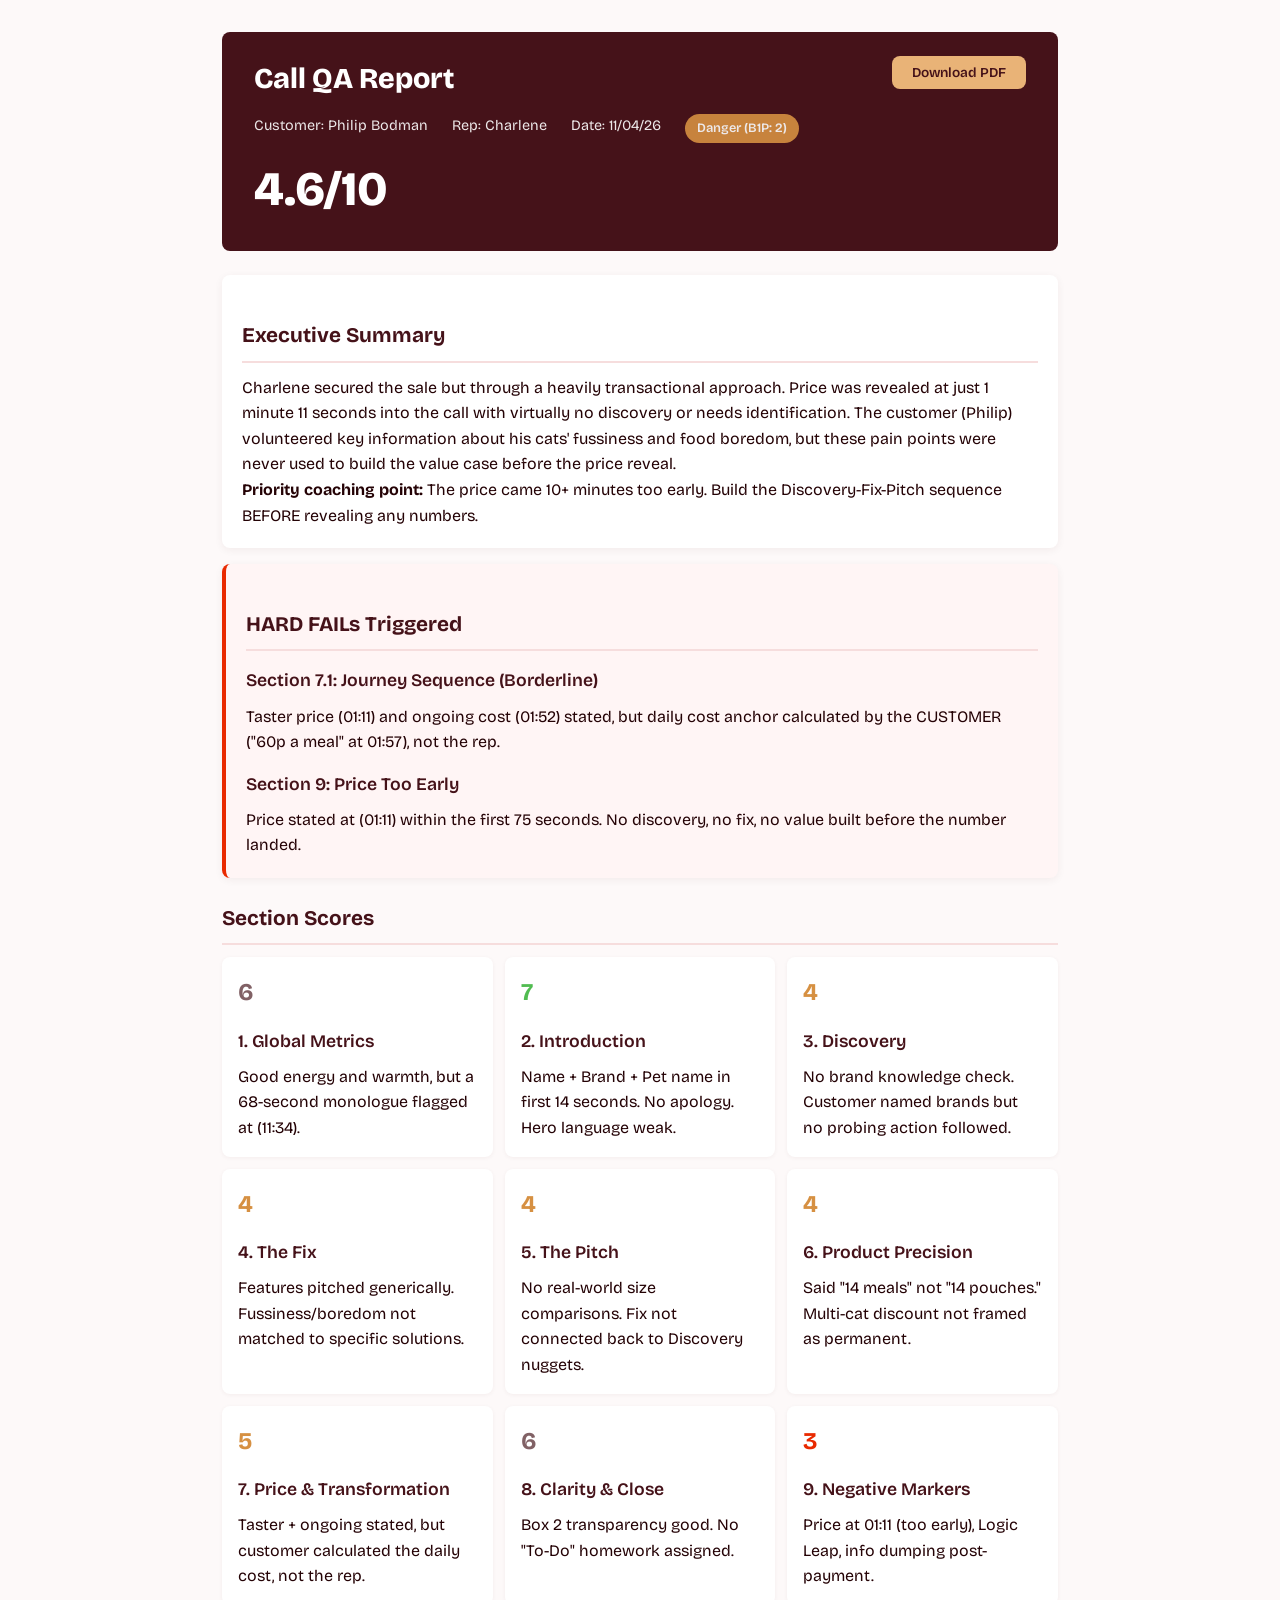
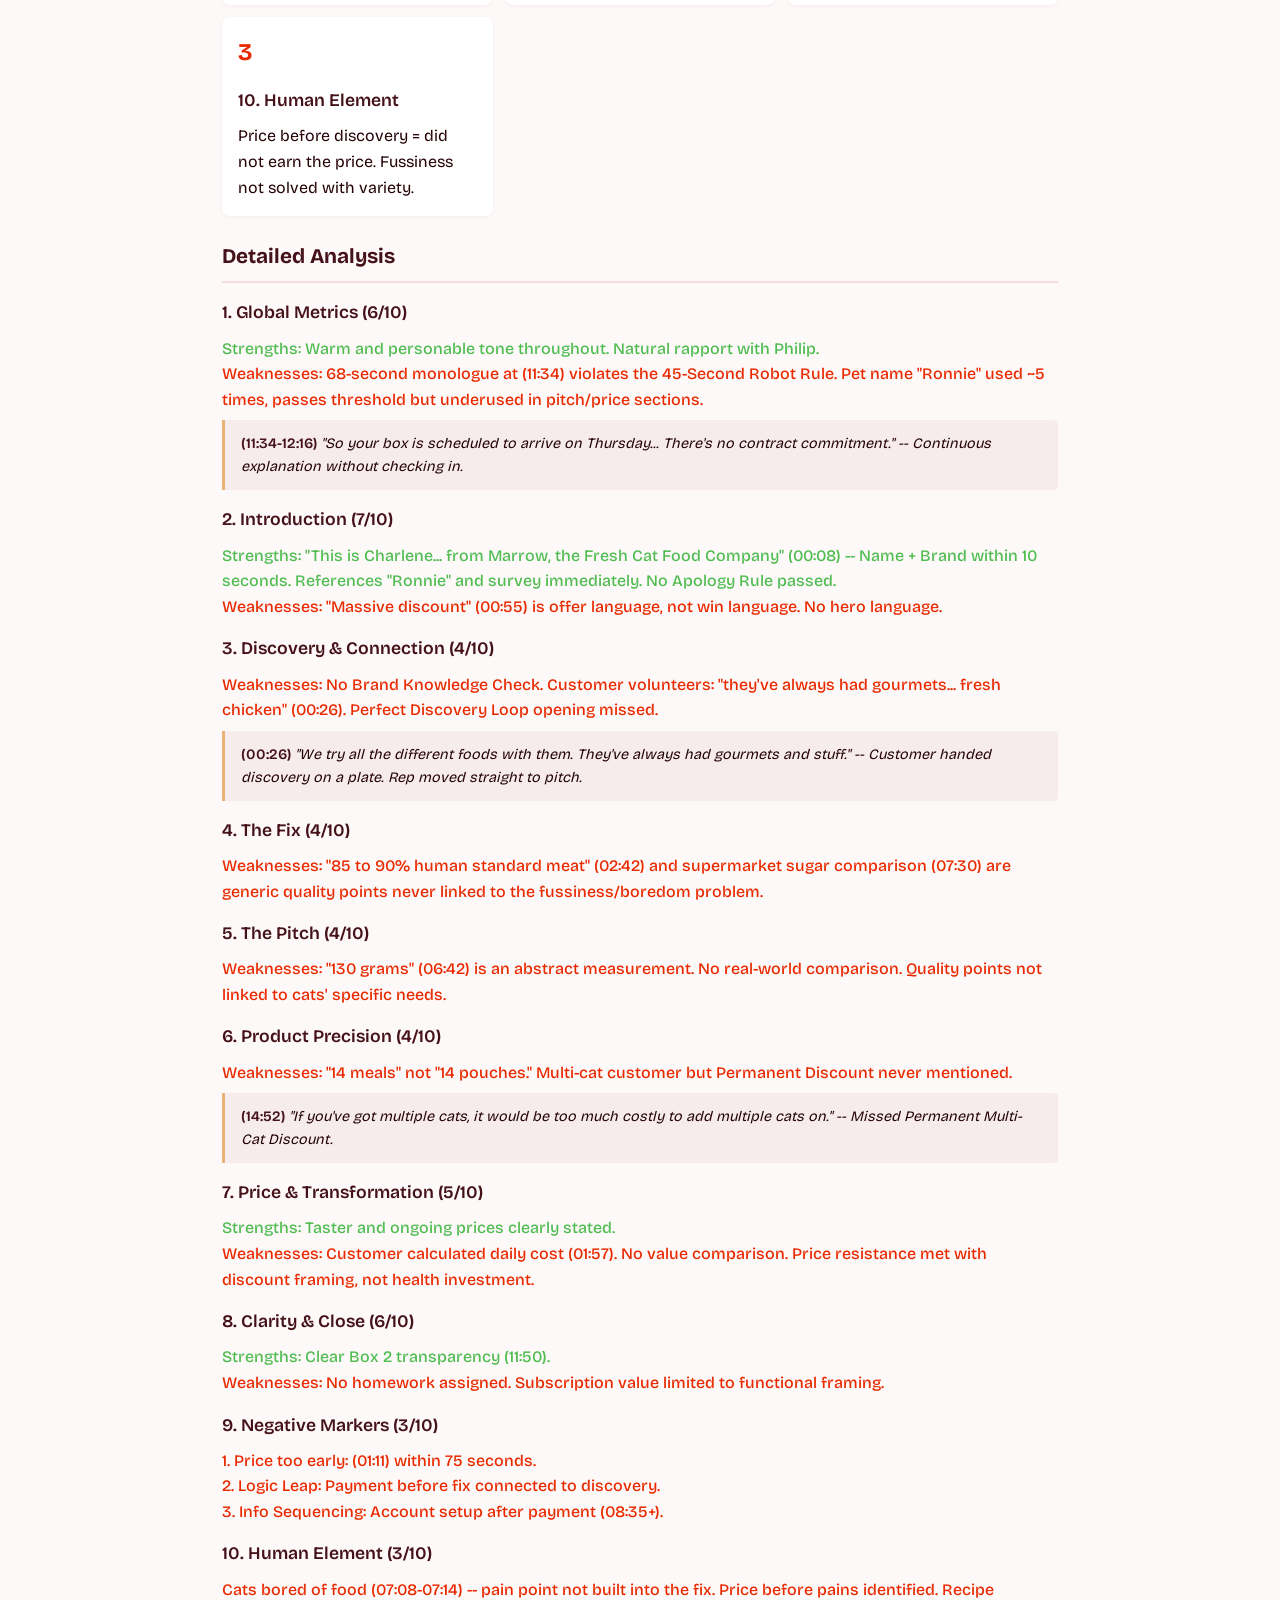
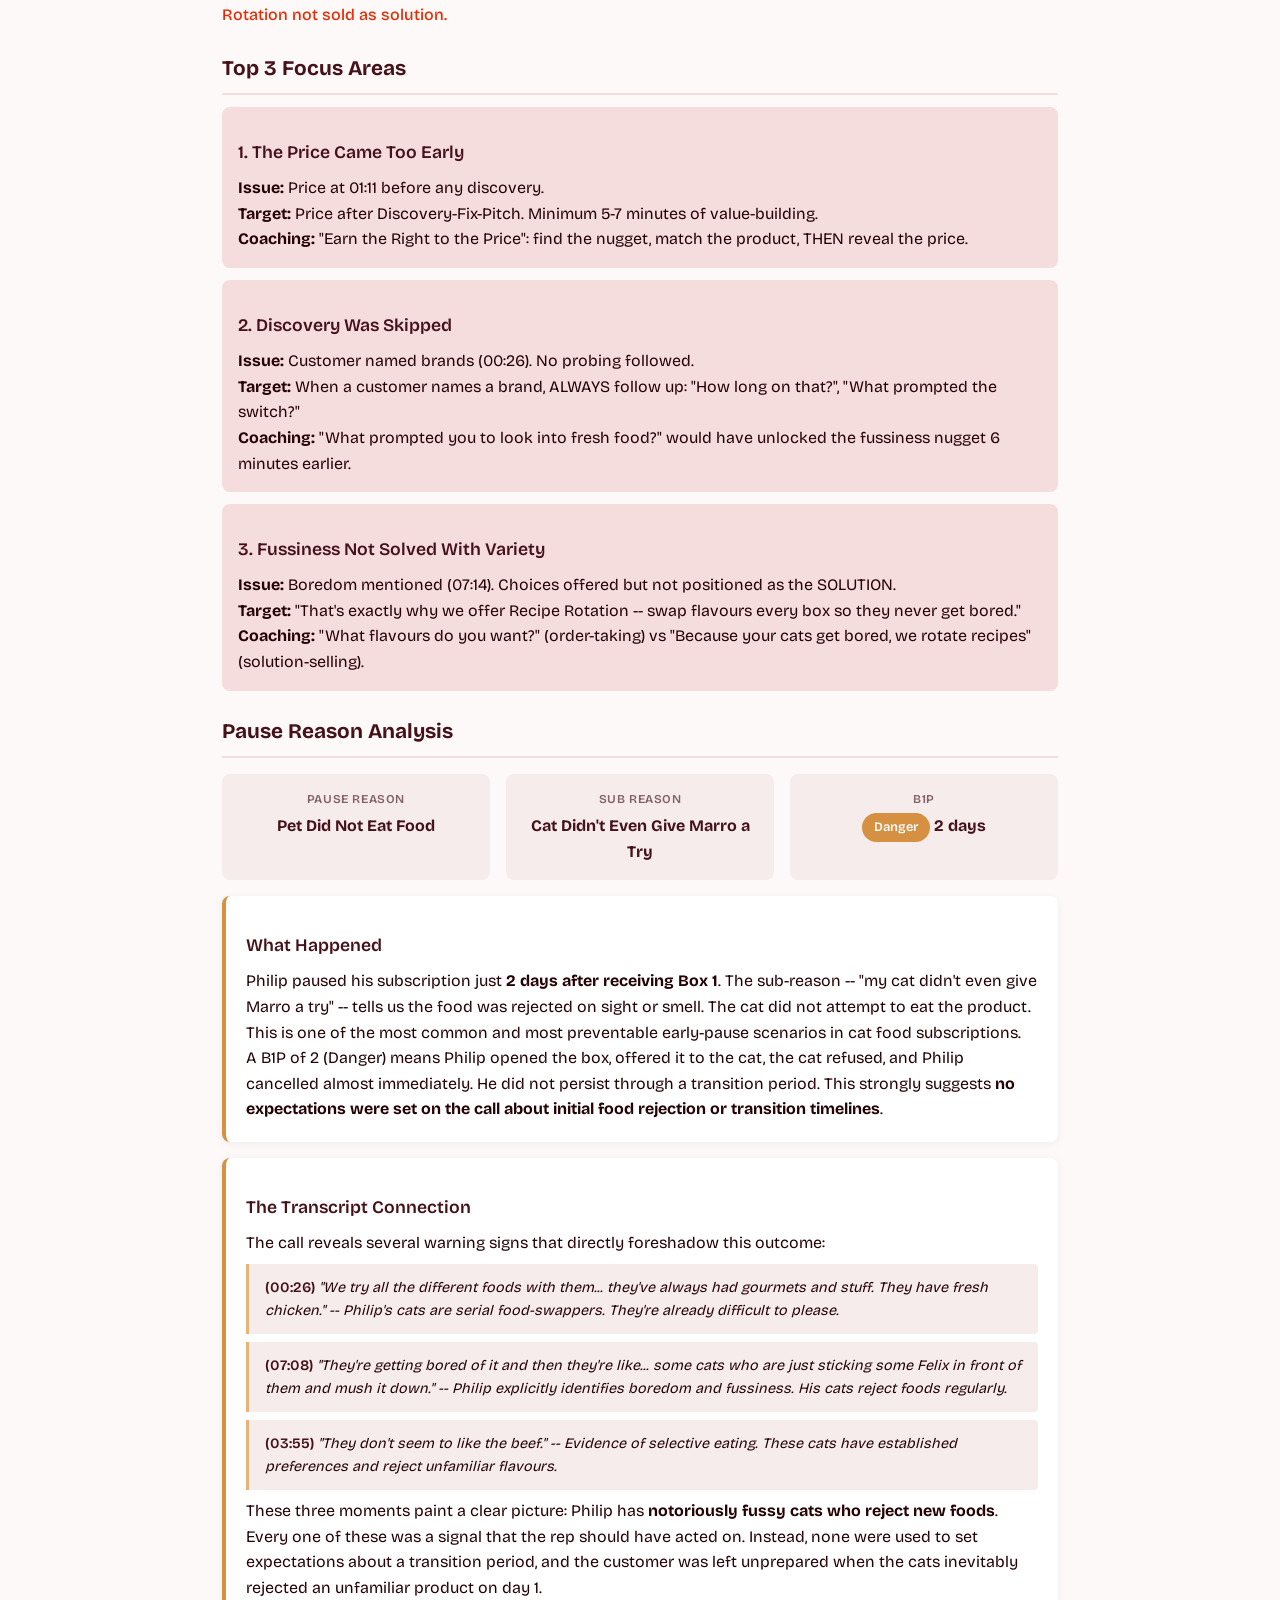
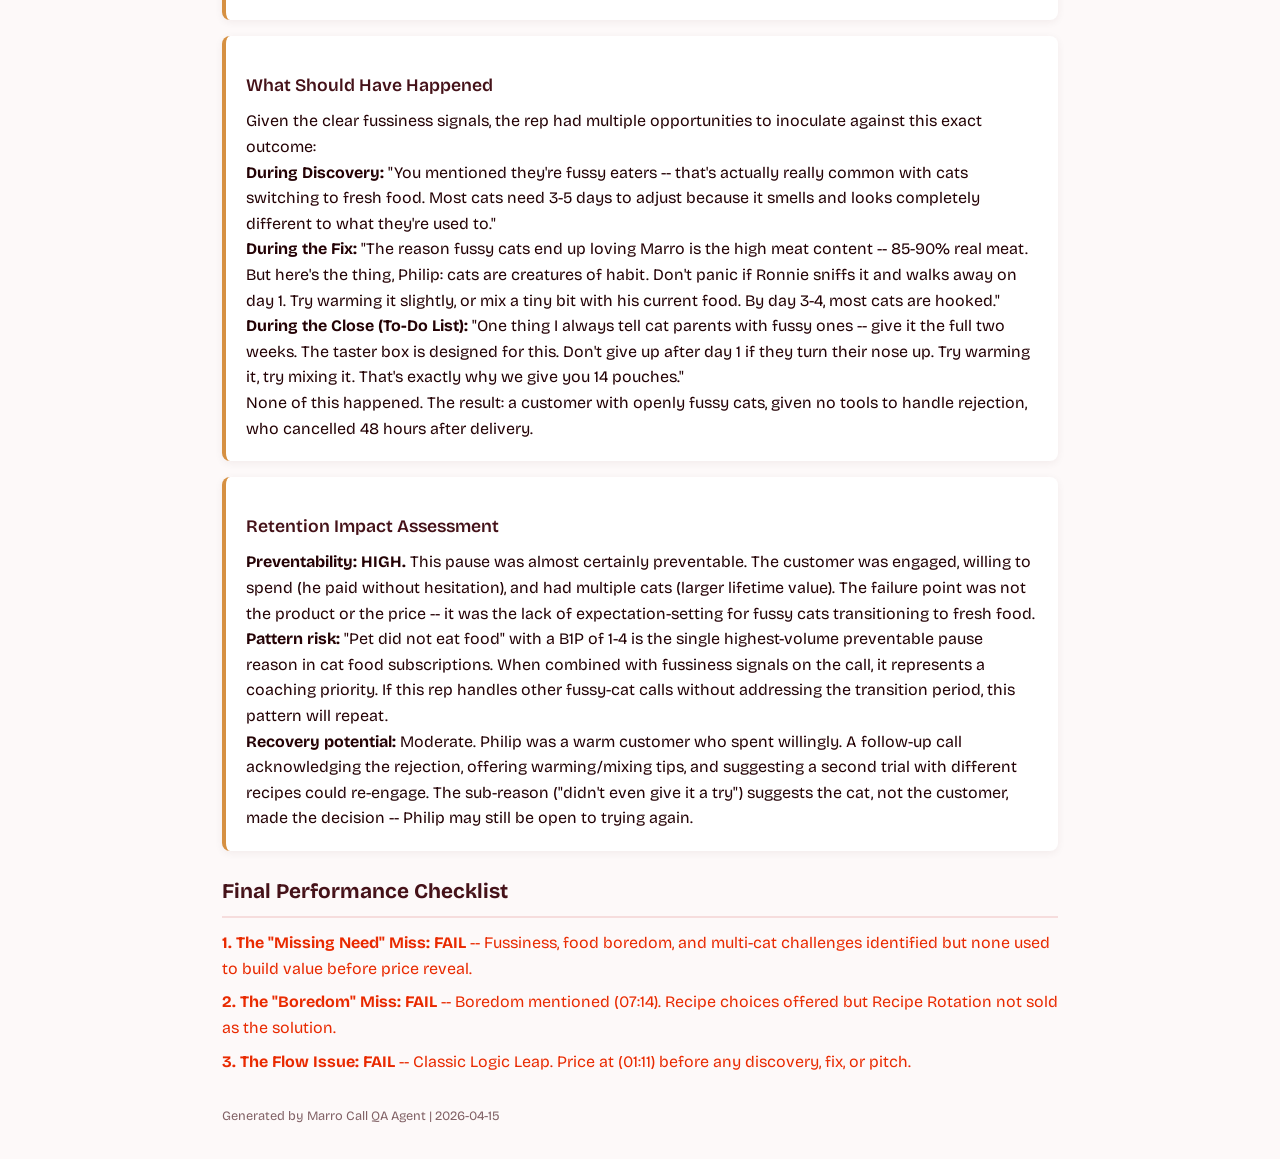
<file: data/reports/447957617852.html>
<!DOCTYPE html>
<html lang="en">
<head>
  <meta charset="UTF-8">
  <meta name="viewport" content="width=device-width, initial-scale=1.0">
  <title>QA Report - Philip Bodman</title>
  <link href="https://fonts.googleapis.com/css2?family=Bricolage+Grotesque:opsz,wght@12..96,200..800&display=swap" rel="stylesheet">
  <script type="application/json" id="report-data">
  {
    "customer": "Philip Bodman",
    "phone": "+447957617852",
    "rep": "Charlene",
    "pause_date": "2026-04-11",
    "b1p_days": 2,
    "b1p_category": "Danger",
    "pause_reason": "pet_did_not_eat_food",
    "sub_reason": "MY CAT DIDN'T EVEN GIVE MARRO A TRY",
    "overall_score": 4.6,
    "sections": {
      "global_metrics": 6,
      "introduction": 7,
      "discovery": 4,
      "the_fix": 4,
      "the_pitch": 4,
      "product_precision": 4,
      "price_transformation": 5,
      "clarity_close": 6,
      "negative_markers": 3,
      "human_element": 3
    },
    "hard_fails": ["journey_sequence_borderline", "price_too_early"],
    "checklist": {
      "missing_need": "FAIL",
      "boredom": "FAIL",
      "flow_issue": "FAIL"
    },
    "generated": "2026-04-15"
  }
  </script>
  <style>
    :root {
      --mr-amber:#E9B377;--mr-amber-dark:#D69042;--mr-gold:#F5A50D;
      --mr-burgundy:#451219;--mr-black:#240205;--mr-crimson:#96061C;
      --mr-blush:#F6DDDD;--mr-pink-pale:#F6ECEC;--mr-bg-light:#FDF9F9;
      --mr-rose-muted:#816165;--mr-success:#51BC51;--mr-error:#E92A00;
    }
    *{margin:0;padding:0;box-sizing:border-box}
    body{font-family:'Bricolage Grotesque',sans-serif;background:var(--mr-bg-light);color:var(--mr-black);line-height:1.6;padding:2rem;max-width:900px;margin:0 auto}
    h1{color:var(--mr-burgundy);font-size:1.8rem;font-weight:800}
    h2{color:var(--mr-burgundy);font-size:1.3rem;font-weight:700;margin:1.5rem 0 0.75rem;padding-bottom:0.5rem;border-bottom:2px solid var(--mr-blush)}
    h3{color:var(--mr-burgundy);font-size:1.1rem;font-weight:600;margin:1rem 0 0.5rem}
    .header{background:var(--mr-burgundy);color:#fff;padding:1.5rem 2rem;border-radius:8px;margin-bottom:1.5rem;position:relative}
    .header h1{color:#fff}
    .meta{display:flex;gap:1.5rem;flex-wrap:wrap;margin-top:0.75rem;font-size:0.9rem;opacity:0.9}
    .badge{display:inline-block;padding:0.25rem 0.75rem;border-radius:999px;font-size:0.8rem;font-weight:600}
    .badge-danger{background:var(--mr-amber-dark);color:#fff}
    .overall-score{font-size:3rem;font-weight:800;margin-top:0.5rem}
    .btn-pdf{position:absolute;top:1.5rem;right:2rem;background:var(--mr-amber);color:var(--mr-burgundy);border:none;padding:0.5rem 1.25rem;border-radius:8px;font-family:inherit;font-size:0.85rem;font-weight:600;cursor:pointer;transition:background 0.2s}
    .btn-pdf:hover{background:var(--mr-amber-dark);color:#fff}
    .card{background:#fff;border-radius:8px;padding:1.25rem;margin-bottom:1rem;box-shadow:0 2px 8px rgba(69,18,25,0.06)}
    .card-alert{border-left:4px solid var(--mr-error);background:#fff5f5}
    .card-pause{border-left:4px solid var(--mr-amber-dark);background:#fff}
    .score-grid{display:grid;grid-template-columns:repeat(auto-fill,minmax(250px,1fr));gap:0.75rem}
    .score-item{background:#fff;border-radius:8px;padding:1rem;box-shadow:0 1px 4px rgba(69,18,25,0.05)}
    .score-num{font-size:1.5rem;font-weight:700}
    .score-low{color:var(--mr-error)}.score-mid{color:var(--mr-amber-dark)}.score-ok{color:var(--mr-rose-muted)}.score-good{color:var(--mr-success)}.score-great{color:var(--mr-gold)}
    .strength{color:var(--mr-success);font-weight:500}
    .weakness{color:var(--mr-error);font-weight:500}
    .quote{background:var(--mr-pink-pale);border-left:3px solid var(--mr-amber);padding:0.75rem 1rem;margin:0.5rem 0;border-radius:0 4px 4px 0;font-style:italic;font-size:0.9rem}
    .quote .ts{font-weight:600;font-style:normal;color:var(--mr-burgundy)}
    .focus{background:var(--mr-blush);border-radius:8px;padding:1rem;margin-bottom:0.75rem}
    .pause-data{display:grid;grid-template-columns:repeat(3,1fr);gap:1rem;margin:1rem 0}
    .pause-stat{background:var(--mr-pink-pale);border-radius:8px;padding:1rem;text-align:center}
    .pause-stat .label{font-size:0.75rem;font-weight:600;color:var(--mr-rose-muted);text-transform:uppercase;letter-spacing:0.05em}
    .pause-stat .value{font-size:1rem;font-weight:700;color:var(--mr-burgundy);margin-top:0.25rem}
    .checklist-fail{color:var(--mr-error);margin:0.5rem 0}
    @media print{.btn-pdf{display:none}body{padding:1rem;max-width:100%}.header{break-after:avoid}}
  </style>
</head>
<body>
  <div class="header">
    <h1>Call QA Report</h1>
    <button class="btn-pdf" onclick="window.print()">Download PDF</button>
    <div class="meta">
      <span>Customer: Philip Bodman</span>
      <span>Rep: Charlene</span>
      <span>Date: 11/04/26</span>
      <span class="badge badge-danger">Danger (B1P: 2)</span>
    </div>
    <div class="overall-score">4.6/10</div>
  </div>

  <div class="card">
    <h2>Executive Summary</h2>
    <p>Charlene secured the sale but through a heavily transactional approach. Price was revealed at just 1 minute 11 seconds into the call with virtually no discovery or needs identification. The customer (Philip) volunteered key information about his cats' fussiness and food boredom, but these pain points were never used to build the value case before the price reveal.</p>
    <p><strong>Priority coaching point:</strong> The price came 10+ minutes too early. Build the Discovery-Fix-Pitch sequence BEFORE revealing any numbers.</p>
  </div>

  <div class="card card-alert">
    <h2>HARD FAILs Triggered</h2>
    <h3>Section 7.1: Journey Sequence (Borderline)</h3>
    <p>Taster price (01:11) and ongoing cost (01:52) stated, but daily cost anchor calculated by the CUSTOMER ("60p a meal" at 01:57), not the rep.</p>
    <h3>Section 9: Price Too Early</h3>
    <p>Price stated at (01:11) within the first 75 seconds. No discovery, no fix, no value built before the number landed.</p>
  </div>

  <h2>Section Scores</h2>
  <div class="score-grid">
    <div class="score-item"><div class="score-num score-ok">6</div><h3>1. Global Metrics</h3><p>Good energy and warmth, but a 68-second monologue flagged at (11:34).</p></div>
    <div class="score-item"><div class="score-num score-good">7</div><h3>2. Introduction</h3><p>Name + Brand + Pet name in first 14 seconds. No apology. Hero language weak.</p></div>
    <div class="score-item"><div class="score-num score-mid">4</div><h3>3. Discovery</h3><p>No brand knowledge check. Customer named brands but no probing action followed.</p></div>
    <div class="score-item"><div class="score-num score-mid">4</div><h3>4. The Fix</h3><p>Features pitched generically. Fussiness/boredom not matched to specific solutions.</p></div>
    <div class="score-item"><div class="score-num score-mid">4</div><h3>5. The Pitch</h3><p>No real-world size comparisons. Fix not connected back to Discovery nuggets.</p></div>
    <div class="score-item"><div class="score-num score-mid">4</div><h3>6. Product Precision</h3><p>Said "14 meals" not "14 pouches." Multi-cat discount not framed as permanent.</p></div>
    <div class="score-item"><div class="score-num score-mid">5</div><h3>7. Price &amp; Transformation</h3><p>Taster + ongoing stated, but customer calculated the daily cost, not the rep.</p></div>
    <div class="score-item"><div class="score-num score-ok">6</div><h3>8. Clarity &amp; Close</h3><p>Box 2 transparency good. No "To-Do" homework assigned.</p></div>
    <div class="score-item"><div class="score-num score-low">3</div><h3>9. Negative Markers</h3><p>Price at 01:11 (too early), Logic Leap, info dumping post-payment.</p></div>
    <div class="score-item"><div class="score-num score-low">3</div><h3>10. Human Element</h3><p>Price before discovery = did not earn the price. Fussiness not solved with variety.</p></div>
  </div>

  <h2>Detailed Analysis</h2>
  <h3>1. Global Metrics (6/10)</h3>
  <p class="strength">Strengths: Warm and personable tone throughout. Natural rapport with Philip.</p>
  <p class="weakness">Weaknesses: 68-second monologue at (11:34) violates the 45-Second Robot Rule. Pet name "Ronnie" used ~5 times, passes threshold but underused in pitch/price sections.</p>
  <div class="quote"><span class="ts">(11:34-12:16)</span> "So your box is scheduled to arrive on Thursday... There's no contract commitment." -- Continuous explanation without checking in.</div>

  <h3>2. Introduction (7/10)</h3>
  <p class="strength">Strengths: "This is Charlene... from Marrow, the Fresh Cat Food Company" (00:08) -- Name + Brand within 10 seconds. References "Ronnie" and survey immediately. No Apology Rule passed.</p>
  <p class="weakness">Weaknesses: "Massive discount" (00:55) is offer language, not win language. No hero language.</p>

  <h3>3. Discovery &amp; Connection (4/10)</h3>
  <p class="weakness">Weaknesses: No Brand Knowledge Check. Customer volunteers: "they've always had gourmets... fresh chicken" (00:26). Perfect Discovery Loop opening missed.</p>
  <div class="quote"><span class="ts">(00:26)</span> "We try all the different foods with them. They've always had gourmets and stuff." -- Customer handed discovery on a plate. Rep moved straight to pitch.</div>

  <h3>4. The Fix (4/10)</h3>
  <p class="weakness">Weaknesses: "85 to 90% human standard meat" (02:42) and supermarket sugar comparison (07:30) are generic quality points never linked to the fussiness/boredom problem.</p>

  <h3>5. The Pitch (4/10)</h3>
  <p class="weakness">Weaknesses: "130 grams" (06:42) is an abstract measurement. No real-world comparison. Quality points not linked to cats' specific needs.</p>

  <h3>6. Product Precision (4/10)</h3>
  <p class="weakness">Weaknesses: "14 meals" not "14 pouches." Multi-cat customer but Permanent Discount never mentioned.</p>
  <div class="quote"><span class="ts">(14:52)</span> "If you've got multiple cats, it would be too much costly to add multiple cats on." -- Missed Permanent Multi-Cat Discount.</div>

  <h3>7. Price &amp; Transformation (5/10)</h3>
  <p class="strength">Strengths: Taster and ongoing prices clearly stated.</p>
  <p class="weakness">Weaknesses: Customer calculated daily cost (01:57). No value comparison. Price resistance met with discount framing, not health investment.</p>

  <h3>8. Clarity &amp; Close (6/10)</h3>
  <p class="strength">Strengths: Clear Box 2 transparency (11:50).</p>
  <p class="weakness">Weaknesses: No homework assigned. Subscription value limited to functional framing.</p>

  <h3>9. Negative Markers (3/10)</h3>
  <p class="weakness">1. Price too early: (01:11) within 75 seconds.</p>
  <p class="weakness">2. Logic Leap: Payment before fix connected to discovery.</p>
  <p class="weakness">3. Info Sequencing: Account setup after payment (08:35+).</p>

  <h3>10. Human Element (3/10)</h3>
  <p class="weakness">Cats bored of food (07:08-07:14) -- pain point not built into the fix. Price before pains identified. Recipe Rotation not sold as solution.</p>

  <h2>Top 3 Focus Areas</h2>
  <div class="focus">
    <h3>1. The Price Came Too Early</h3>
    <p><strong>Issue:</strong> Price at 01:11 before any discovery.</p>
    <p><strong>Target:</strong> Price after Discovery-Fix-Pitch. Minimum 5-7 minutes of value-building.</p>
    <p><strong>Coaching:</strong> "Earn the Right to the Price": find the nugget, match the product, THEN reveal the price.</p>
  </div>
  <div class="focus">
    <h3>2. Discovery Was Skipped</h3>
    <p><strong>Issue:</strong> Customer named brands (00:26). No probing followed.</p>
    <p><strong>Target:</strong> When a customer names a brand, ALWAYS follow up: "How long on that?", "What prompted the switch?"</p>
    <p><strong>Coaching:</strong> "What prompted you to look into fresh food?" would have unlocked the fussiness nugget 6 minutes earlier.</p>
  </div>
  <div class="focus">
    <h3>3. Fussiness Not Solved With Variety</h3>
    <p><strong>Issue:</strong> Boredom mentioned (07:14). Choices offered but not positioned as the SOLUTION.</p>
    <p><strong>Target:</strong> "That's exactly why we offer Recipe Rotation -- swap flavours every box so they never get bored."</p>
    <p><strong>Coaching:</strong> "What flavours do you want?" (order-taking) vs "Because your cats get bored, we rotate recipes" (solution-selling).</p>
  </div>

  <h2>Pause Reason Analysis</h2>

  <div class="pause-data">
    <div class="pause-stat">
      <div class="label">Pause Reason</div>
      <div class="value">Pet Did Not Eat Food</div>
    </div>
    <div class="pause-stat">
      <div class="label">Sub Reason</div>
      <div class="value">Cat Didn't Even Give Marro a Try</div>
    </div>
    <div class="pause-stat">
      <div class="label">B1P</div>
      <div class="value"><span class="badge badge-danger">Danger</span> 2 days</div>
    </div>
  </div>

  <div class="card card-pause">
    <h3>What Happened</h3>
    <p>Philip paused his subscription just <strong>2 days after receiving Box 1</strong>. The sub-reason -- "my cat didn't even give Marro a try" -- tells us the food was rejected on sight or smell. The cat did not attempt to eat the product. This is one of the most common and most preventable early-pause scenarios in cat food subscriptions.</p>
    <p>A B1P of 2 (Danger) means Philip opened the box, offered it to the cat, the cat refused, and Philip cancelled almost immediately. He did not persist through a transition period. This strongly suggests <strong>no expectations were set on the call about initial food rejection or transition timelines</strong>.</p>
  </div>

  <div class="card card-pause">
    <h3>The Transcript Connection</h3>
    <p>The call reveals several warning signs that directly foreshadow this outcome:</p>
    <div class="quote"><span class="ts">(00:26)</span> "We try all the different foods with them... they've always had gourmets and stuff. They have fresh chicken." -- Philip's cats are serial food-swappers. They're already difficult to please.</div>
    <div class="quote"><span class="ts">(07:08)</span> "They're getting bored of it and then they're like... some cats who are just sticking some Felix in front of them and mush it down." -- Philip explicitly identifies boredom and fussiness. His cats reject foods regularly.</div>
    <div class="quote"><span class="ts">(03:55)</span> "They don't seem to like the beef." -- Evidence of selective eating. These cats have established preferences and reject unfamiliar flavours.</div>
    <p>These three moments paint a clear picture: Philip has <strong>notoriously fussy cats who reject new foods</strong>. Every one of these was a signal that the rep should have acted on. Instead, none were used to set expectations about a transition period, and the customer was left unprepared when the cats inevitably rejected an unfamiliar product on day 1.</p>
  </div>

  <div class="card card-pause">
    <h3>What Should Have Happened</h3>
    <p>Given the clear fussiness signals, the rep had multiple opportunities to inoculate against this exact outcome:</p>
    <p><strong>During Discovery:</strong> "You mentioned they're fussy eaters -- that's actually really common with cats switching to fresh food. Most cats need 3-5 days to adjust because it smells and looks completely different to what they're used to."</p>
    <p><strong>During the Fix:</strong> "The reason fussy cats end up loving Marro is the high meat content -- 85-90% real meat. But here's the thing, Philip: cats are creatures of habit. Don't panic if Ronnie sniffs it and walks away on day 1. Try warming it slightly, or mix a tiny bit with his current food. By day 3-4, most cats are hooked."</p>
    <p><strong>During the Close (To-Do List):</strong> "One thing I always tell cat parents with fussy ones -- give it the full two weeks. The taster box is designed for this. Don't give up after day 1 if they turn their nose up. Try warming it, try mixing it. That's exactly why we give you 14 pouches."</p>
    <p>None of this happened. The result: a customer with openly fussy cats, given no tools to handle rejection, who cancelled 48 hours after delivery.</p>
  </div>

  <div class="card card-pause">
    <h3>Retention Impact Assessment</h3>
    <p><strong>Preventability: HIGH.</strong> This pause was almost certainly preventable. The customer was engaged, willing to spend (he paid without hesitation), and had multiple cats (larger lifetime value). The failure point was not the product or the price -- it was the lack of expectation-setting for fussy cats transitioning to fresh food.</p>
    <p><strong>Pattern risk:</strong> "Pet did not eat food" with a B1P of 1-4 is the single highest-volume preventable pause reason in cat food subscriptions. When combined with fussiness signals on the call, it represents a coaching priority. If this rep handles other fussy-cat calls without addressing the transition period, this pattern will repeat.</p>
    <p><strong>Recovery potential:</strong> Moderate. Philip was a warm customer who spent willingly. A follow-up call acknowledging the rejection, offering warming/mixing tips, and suggesting a second trial with different recipes could re-engage. The sub-reason ("didn't even give it a try") suggests the cat, not the customer, made the decision -- Philip may still be open to trying again.</p>
  </div>

  <h2>Final Performance Checklist</h2>
  <p class="checklist-fail"><strong>1. The "Missing Need" Miss: FAIL</strong> -- Fussiness, food boredom, and multi-cat challenges identified but none used to build value before price reveal.</p>
  <p class="checklist-fail"><strong>2. The "Boredom" Miss: FAIL</strong> -- Boredom mentioned (07:14). Recipe choices offered but Recipe Rotation not sold as the solution.</p>
  <p class="checklist-fail"><strong>3. The Flow Issue: FAIL</strong> -- Classic Logic Leap. Price at (01:11) before any discovery, fix, or pitch.</p>

  <p style="margin-top:2rem;font-size:0.8rem;color:var(--mr-rose-muted)">Generated by Marro Call QA Agent | 2026-04-15</p>
</body>
</html>
</file>
